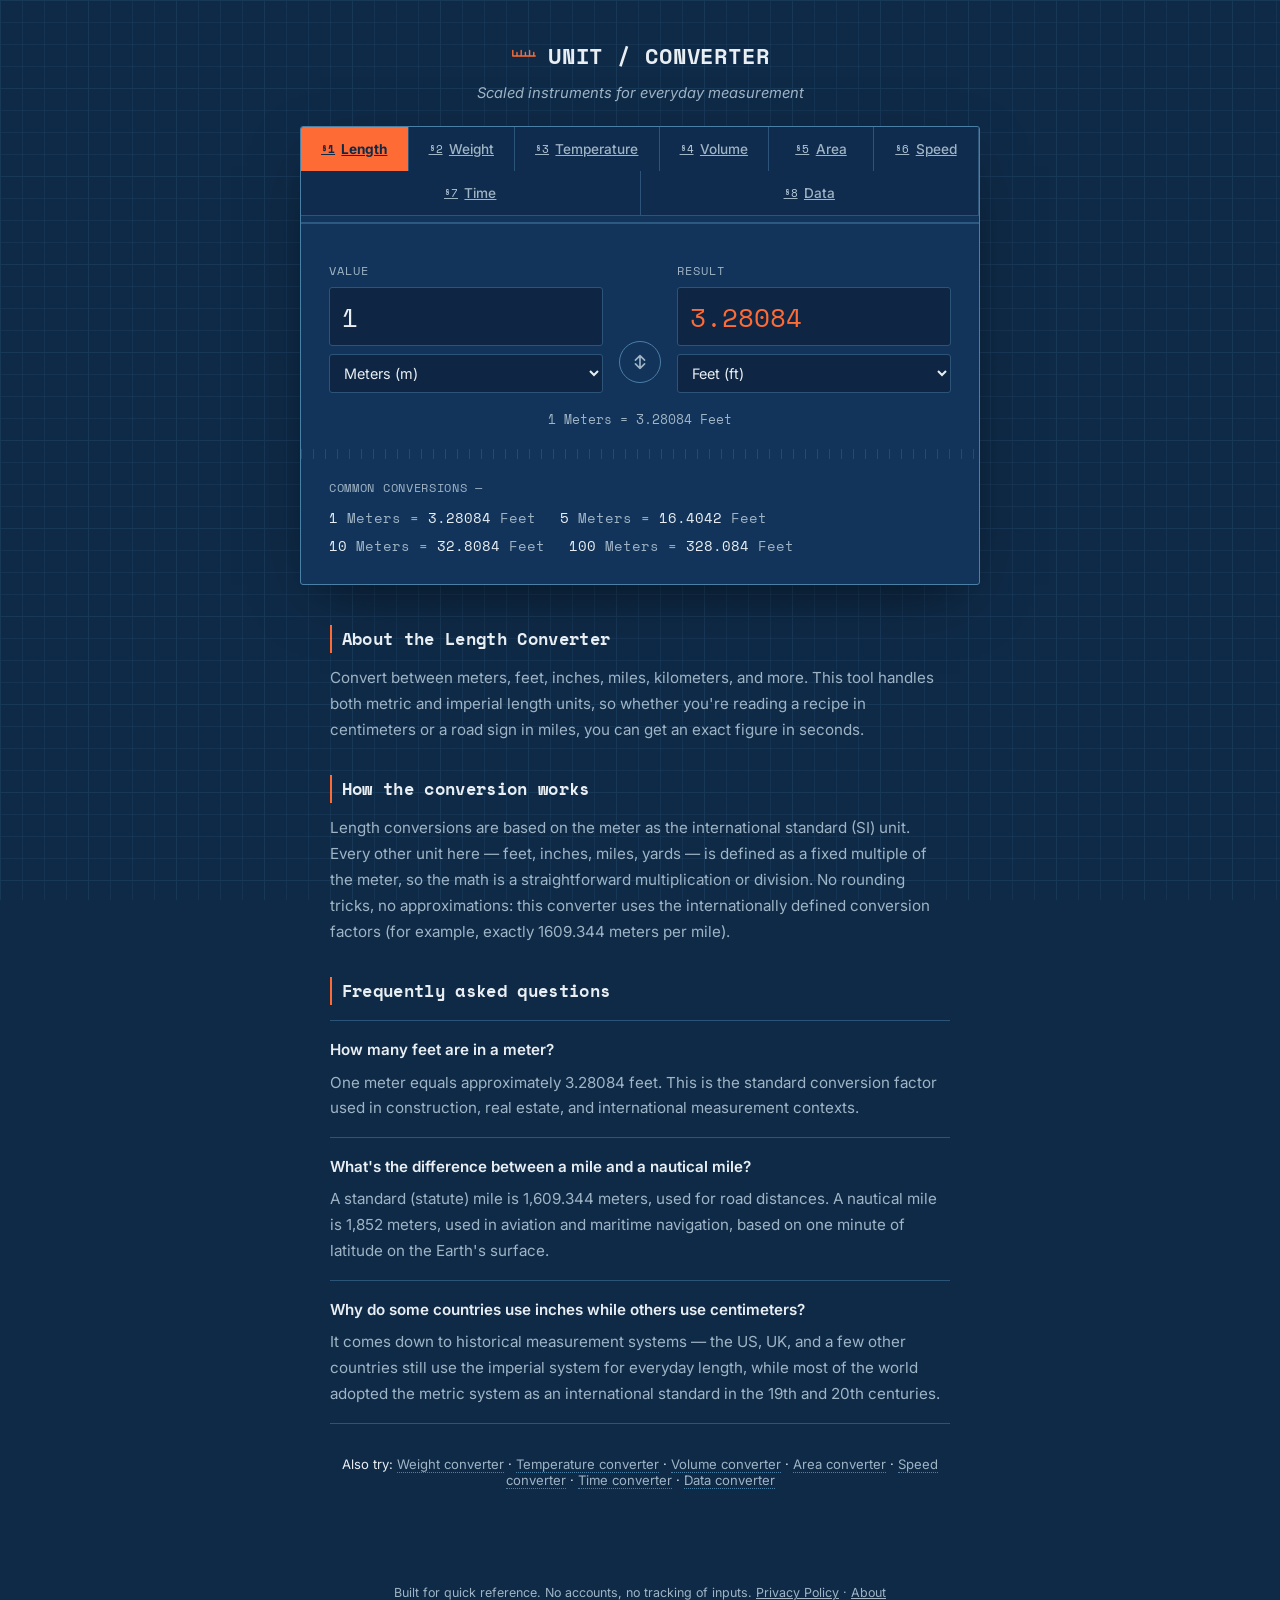
<file: index.html>
<!DOCTYPE html>
<html lang="en">
<head>
<meta charset="UTF-8">
<meta name="viewport" content="width=device-width, initial-scale=1.0">
<title>Unit Converter — Length, Weight, Temperature & More</title>
<meta name="description" content="Free unit converter for length, weight, temperature, volume, area, speed, time and data. Instant results, no sign-up, works in your browser.">
<link rel="preconnect" href="https://fonts.googleapis.com">
<link rel="preconnect" href="https://fonts.gstatic.com" crossorigin>
<link href="https://fonts.googleapis.com/css2?family=Space+Mono:wght@400;700&family=Inter:wght@400;500;600;700&display=swap" rel="stylesheet">
<link rel="icon" href="favicon.ico" sizes="any">
<link rel="icon" href="icon-192.png" type="image/png" sizes="192x192">
<link rel="apple-touch-icon" href="apple-touch-icon.png">
<link rel="manifest" href="site.webmanifest">
<link rel="stylesheet" href="style.css">
</head>
<body data-category="length">

<div class="grid-backdrop" aria-hidden="true"></div>

<header class="site-header">
  <div class="header-inner">
    <a href="index.html" class="wordmark" style="text-decoration:none;">
      <span class="wordmark-icon" aria-hidden="true">
        <svg viewBox="0 0 40 40" width="28" height="28">
          <path d="M4 20 L36 20 M4 20 L4 12 M10 20 L10 15 M16 20 L16 12 M22 20 L22 15 M28 20 L28 12 M34 20 L34 15" stroke="currentColor" stroke-width="2" fill="none" stroke-linecap="round"/>
        </svg>
      </span>
      <span>UNIT&nbsp;/&nbsp;CONVERTER</span>
    </a>
    <p class="header-tagline">Scaled instruments for everyday measurement</p>
  </div>
</header>

<main>
  <section class="converter-card" aria-labelledby="converter-heading">

    <nav class="category-rail" aria-label="Measurement category">
      <a class="cat-btn active" href="index.html" data-category="length" aria-current="page">
        <span class="cat-index">§1</span> Length
      </a>
      <a class="cat-btn" href="weight.html" data-category="weight">
        <span class="cat-index">§2</span> Weight
      </a>
      <a class="cat-btn" href="temperature.html" data-category="temperature">
        <span class="cat-index">§3</span> Temperature
      </a>
      <a class="cat-btn" href="volume.html" data-category="volume">
        <span class="cat-index">§4</span> Volume
      </a>
      <a class="cat-btn" href="area.html" data-category="area">
        <span class="cat-index">§5</span> Area
      </a>
      <a class="cat-btn" href="speed.html" data-category="speed">
        <span class="cat-index">§6</span> Speed
      </a>
      <a class="cat-btn" href="time.html" data-category="time">
        <span class="cat-index">§7</span> Time
      </a>
      <a class="cat-btn" href="data.html" data-category="data">
        <span class="cat-index">§8</span> Data
      </a>
    </nav>

    <h1 id="converter-heading" class="sr-only">Length Converter</h1>

    <div class="ruler-divider" aria-hidden="true">
      <svg width="100%" height="14" preserveAspectRatio="none">
        <line x1="0" y1="7" x2="100%" y2="7" stroke="currentColor" stroke-width="1"/>
      </svg>
    </div>

    <div class="convert-panel">
      <div class="field-block">
        <label for="from-value">Value</label>
        <input type="number" id="from-value" inputmode="decimal" value="1" autocomplete="off">
        <select id="from-unit" aria-label="Convert from unit"></select>
      </div>

      <button id="swap-btn" class="swap-btn" aria-label="Swap units" title="Swap units">
        <svg viewBox="0 0 24 24" width="22" height="22">
          <path d="M7 10 L12 5 L17 10 M12 5.5 L12 19 M17 14 L12 19 L7 14 M12 18.5 L12 5" stroke="currentColor" stroke-width="1.8" fill="none" stroke-linecap="round" stroke-linejoin="round"/>
        </svg>
      </button>

      <div class="field-block">
        <label for="to-value">Result</label>
        <input type="text" id="to-value" readonly tabindex="-1">
        <select id="to-unit" aria-label="Convert to unit"></select>
      </div>
    </div>

    <p class="conversion-note" id="conversion-note" aria-live="polite"></p>

    <div class="tick-strip" aria-hidden="true"></div>

    <div class="quick-ref" id="quick-ref">
      <span class="quick-ref-label">Common conversions —</span>
      <div class="quick-ref-list" id="quick-ref-list"></div>
    </div>

  </section>

  <section class="page-content">
    <h2>About the Length Converter</h2>
    <p>Convert between meters, feet, inches, miles, kilometers, and more. This tool handles both metric and imperial length units, so whether you're reading a recipe in centimeters or a road sign in miles, you can get an exact figure in seconds.</p>
    <h2>How the conversion works</h2>
    <p>Length conversions are based on the meter as the international standard (SI) unit. Every other unit here — feet, inches, miles, yards — is defined as a fixed multiple of the meter, so the math is a straightforward multiplication or division. No rounding tricks, no approximations: this converter uses the internationally defined conversion factors (for example, exactly 1609.344 meters per mile).</p>
    <h2>Frequently asked questions</h2>
    <dl>
      <div class="faq-item">
        <dt>How many feet are in a meter?</dt>
        <dd>One meter equals approximately 3.28084 feet. This is the standard conversion factor used in construction, real estate, and international measurement contexts.</dd>
      </div>
      <div class="faq-item">
        <dt>What's the difference between a mile and a nautical mile?</dt>
        <dd>A standard (statute) mile is 1,609.344 meters, used for road distances. A nautical mile is 1,852 meters, used in aviation and maritime navigation, based on one minute of latitude on the Earth's surface.</dd>
      </div>
      <div class="faq-item">
        <dt>Why do some countries use inches while others use centimeters?</dt>
        <dd>It comes down to historical measurement systems — the US, UK, and a few other countries still use the imperial system for everyday length, while most of the world adopted the metric system as an international standard in the 19th and 20th centuries.</dd>
      </div>
    </dl>
  </section>

  <section class="site-nav-footer">
    <p>Also try: <a href="weight.html">Weight converter</a> · <a href="temperature.html">Temperature converter</a> · <a href="volume.html">Volume converter</a> · <a href="area.html">Area converter</a> · <a href="speed.html">Speed converter</a> · <a href="time.html">Time converter</a> · <a href="data.html">Data converter</a></p>
  </section>
</main>

<footer class="site-footer">
  <p>Built for quick reference. No accounts, no tracking of inputs. <a href="privacy-policy.html" style="color:inherit;">Privacy Policy</a> · <a href="about.html" style="color:inherit;">About</a></p>
</footer>

<script src="script.js"></script>
<!-- Cloudflare Web Analytics --><script defer src='https://static.cloudflareinsights.com/beacon.min.js' data-cf-beacon='{"token": "84f4fa8cfd2f42af953f7a7c15055099"}'></script><!-- End Cloudflare Web Analytics -->
</body>
</html>
</file>
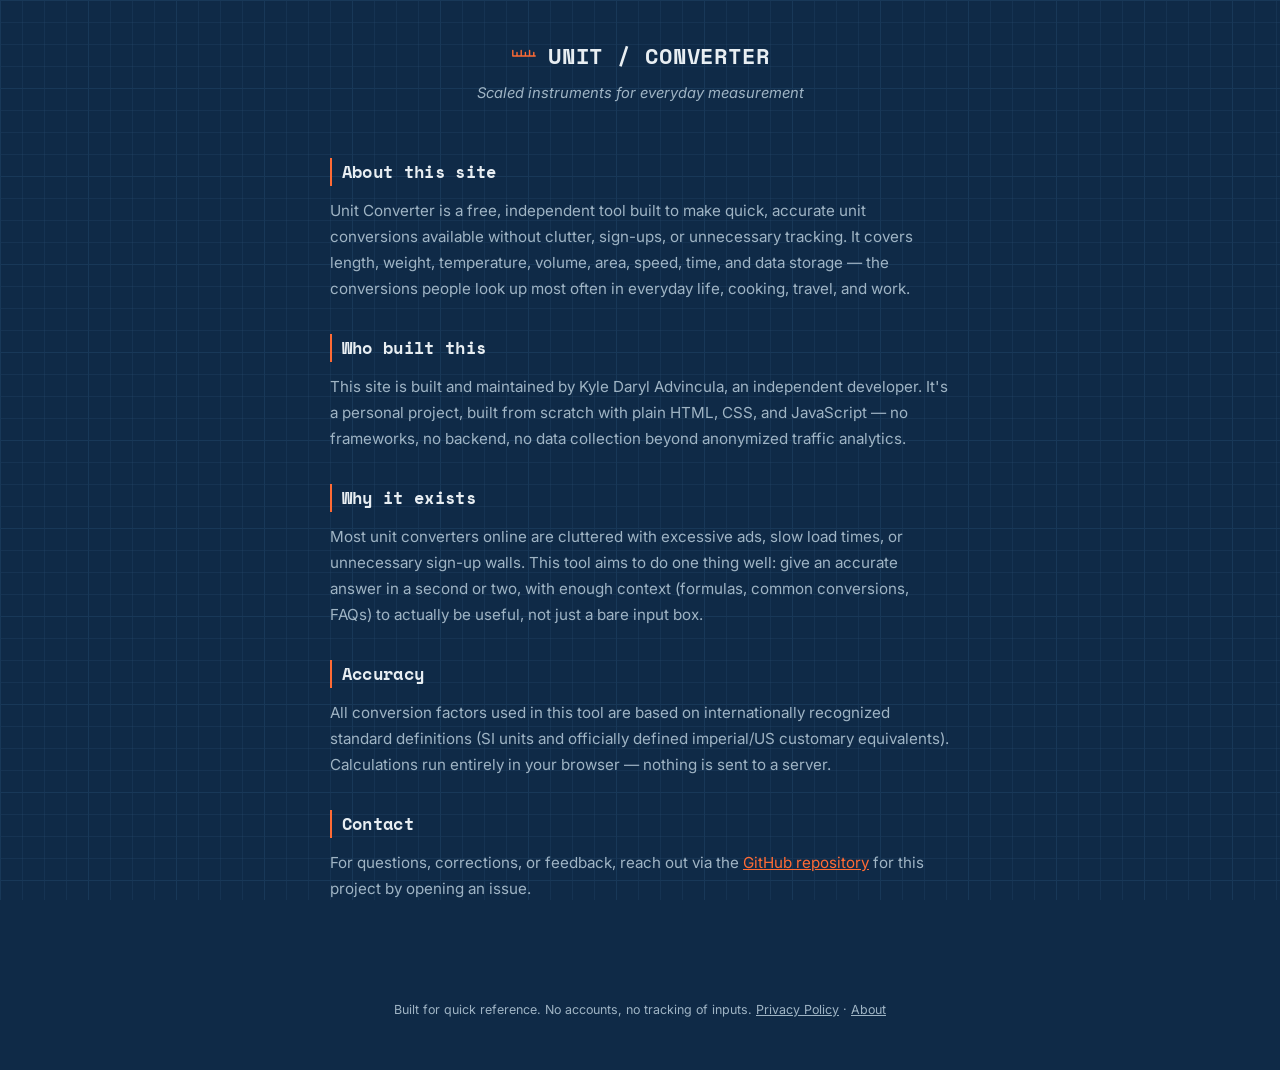
<file: about.html>
<!DOCTYPE html>
<html lang="en">
<head>
<meta charset="UTF-8">
<meta name="viewport" content="width=device-width, initial-scale=1.0">
<title>About — Unit Converter</title>
<meta name="description" content="About the Unit Converter tool — who built it, why, and how to get in touch.">
<link rel="preconnect" href="https://fonts.googleapis.com">
<link rel="preconnect" href="https://fonts.gstatic.com" crossorigin>
<link href="https://fonts.googleapis.com/css2?family=Space+Mono:wght@400;700&family=Inter:wght@400;500;600;700&display=swap" rel="stylesheet">
<link rel="icon" href="favicon.ico" sizes="any">
<link rel="icon" href="icon-192.png" type="image/png" sizes="192x192">
<link rel="apple-touch-icon" href="apple-touch-icon.png">
<link rel="manifest" href="site.webmanifest">
<link rel="stylesheet" href="style.css">
</head>
<body>

<div class="grid-backdrop" aria-hidden="true"></div>

<header class="site-header">
  <div class="header-inner">
    <a href="index.html" class="wordmark" style="text-decoration:none;">
      <span class="wordmark-icon" aria-hidden="true">
        <svg viewBox="0 0 40 40" width="28" height="28">
          <path d="M4 20 L36 20 M4 20 L4 12 M10 20 L10 15 M16 20 L16 12 M22 20 L22 15 M28 20 L28 12 M34 20 L34 15" stroke="currentColor" stroke-width="2" fill="none" stroke-linecap="round"/>
        </svg>
      </span>
      <span>UNIT&nbsp;/&nbsp;CONVERTER</span>
    </a>
    <p class="header-tagline">Scaled instruments for everyday measurement</p>
  </div>
</header>

<main>
  <section class="page-content" style="margin-top: 2rem;">
    <h2>About this site</h2>
    <p>Unit Converter is a free, independent tool built to make quick, accurate unit conversions available without clutter, sign-ups, or unnecessary tracking. It covers length, weight, temperature, volume, area, speed, time, and data storage — the conversions people look up most often in everyday life, cooking, travel, and work.</p>

    <h2>Who built this</h2>
    <p>This site is built and maintained by Kyle Daryl Advincula, an independent developer. It's a personal project, built from scratch with plain HTML, CSS, and JavaScript — no frameworks, no backend, no data collection beyond anonymized traffic analytics.</p>

    <h2>Why it exists</h2>
    <p>Most unit converters online are cluttered with excessive ads, slow load times, or unnecessary sign-up walls. This tool aims to do one thing well: give an accurate answer in a second or two, with enough context (formulas, common conversions, FAQs) to actually be useful, not just a bare input box.</p>

    <h2>Accuracy</h2>
    <p>All conversion factors used in this tool are based on internationally recognized standard definitions (SI units and officially defined imperial/US customary equivalents). Calculations run entirely in your browser — nothing is sent to a server.</p>

    <h2>Contact</h2>
    <p>For questions, corrections, or feedback, reach out via the <a href="https://github.com/DarylAdvincula/unit-converter" style="color:var(--accent);">GitHub repository</a> for this project by opening an issue.</p>
  </section>
</main>

<footer class="site-footer">
  <p>Built for quick reference. No accounts, no tracking of inputs. <a href="privacy-policy.html" style="color:inherit;">Privacy Policy</a> · <a href="about.html" style="color:inherit;">About</a></p>
</footer>

<script defer src='https://static.cloudflareinsights.com/beacon.min.js' data-cf-beacon='{"token": "84f4fa8cfd2f42af953f7a7c15055099"}'></script>
</body>
</html>
</file>
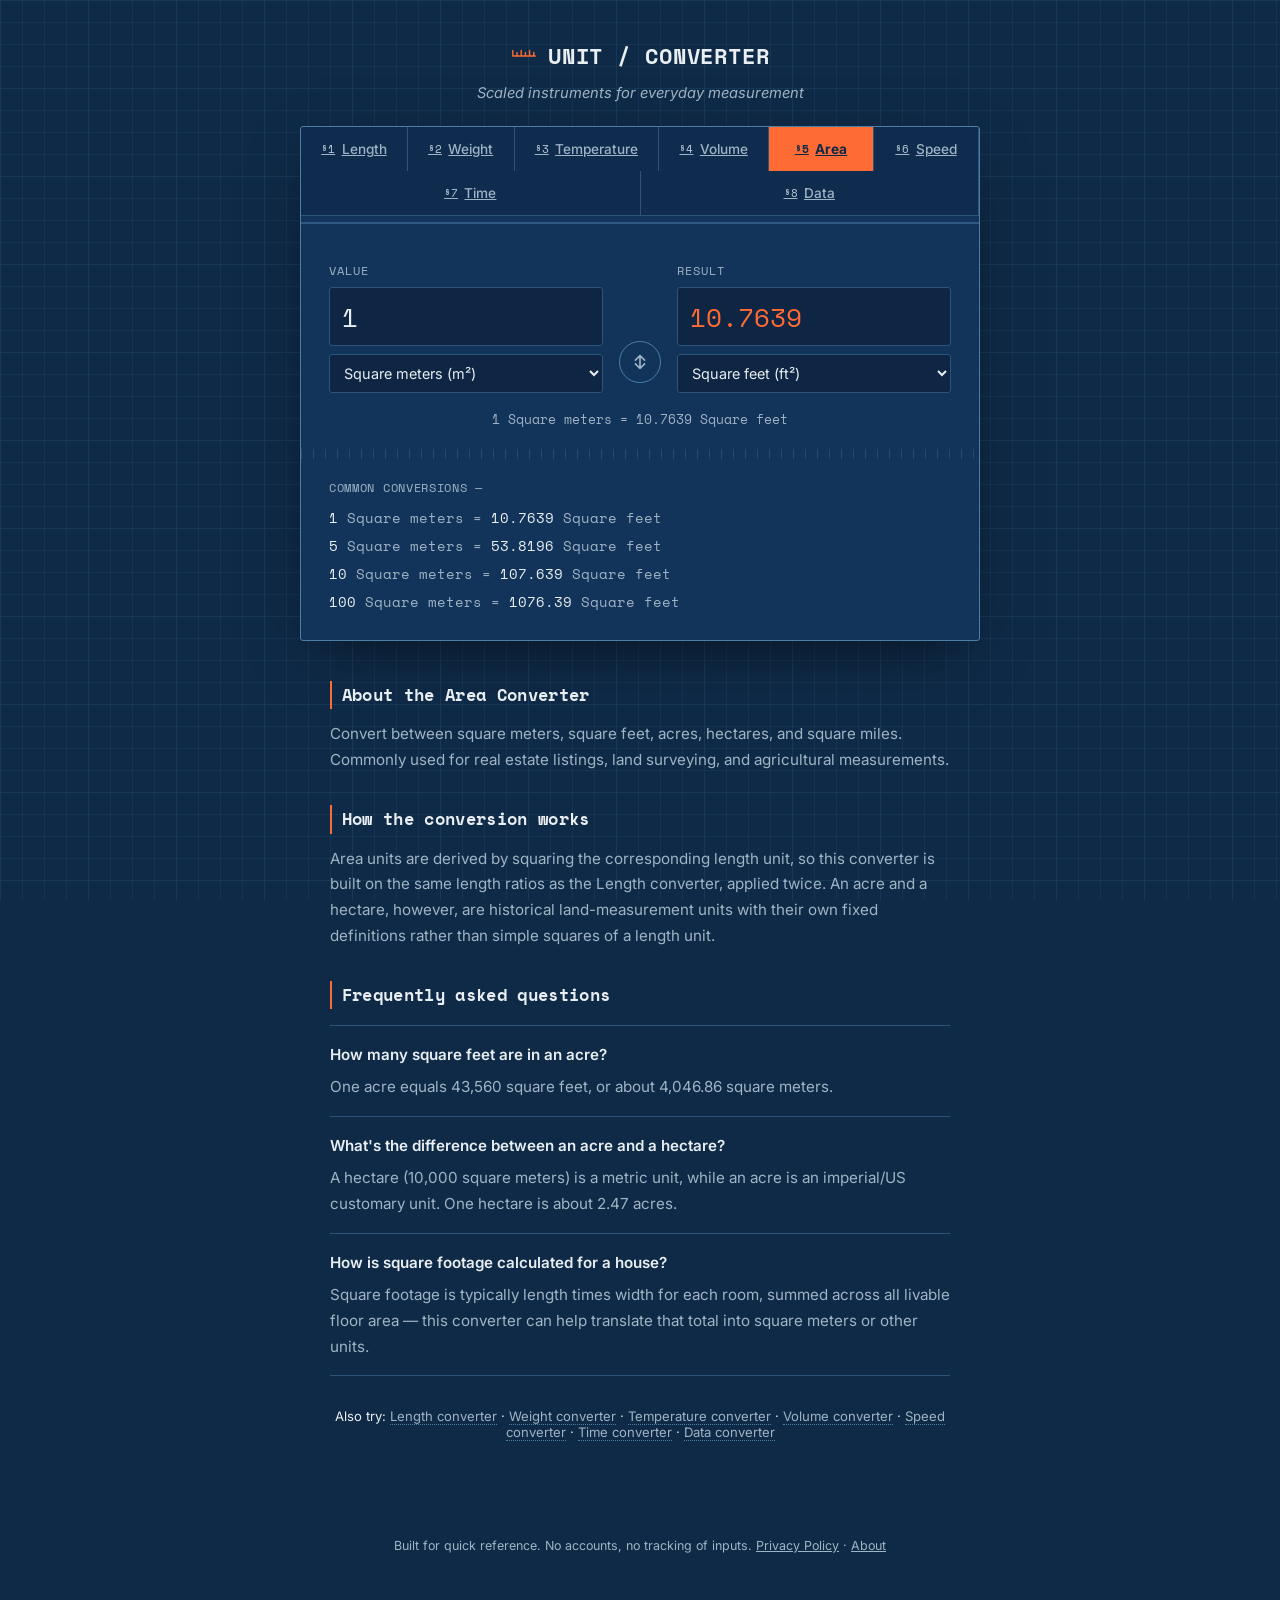
<file: area.html>
<!DOCTYPE html>
<html lang="en">
<head>
<meta charset="UTF-8">
<meta name="viewport" content="width=device-width, initial-scale=1.0">
<title>Area Converter — Square Meters, Acres, Hectares, Sq Ft</title>
<meta name="description" content="Convert area between square meters, square feet, acres, hectares, and square miles. Free instant area converter for real estate and land measurement.">
<link rel="preconnect" href="https://fonts.googleapis.com">
<link rel="preconnect" href="https://fonts.gstatic.com" crossorigin>
<link href="https://fonts.googleapis.com/css2?family=Space+Mono:wght@400;700&family=Inter:wght@400;500;600;700&display=swap" rel="stylesheet">
<link rel="icon" href="favicon.ico" sizes="any">
<link rel="icon" href="icon-192.png" type="image/png" sizes="192x192">
<link rel="apple-touch-icon" href="apple-touch-icon.png">
<link rel="manifest" href="site.webmanifest">
<link rel="stylesheet" href="style.css">
</head>
<body data-category="area">

<div class="grid-backdrop" aria-hidden="true"></div>

<header class="site-header">
  <div class="header-inner">
    <a href="index.html" class="wordmark" style="text-decoration:none;">
      <span class="wordmark-icon" aria-hidden="true">
        <svg viewBox="0 0 40 40" width="28" height="28">
          <path d="M4 20 L36 20 M4 20 L4 12 M10 20 L10 15 M16 20 L16 12 M22 20 L22 15 M28 20 L28 12 M34 20 L34 15" stroke="currentColor" stroke-width="2" fill="none" stroke-linecap="round"/>
        </svg>
      </span>
      <span>UNIT&nbsp;/&nbsp;CONVERTER</span>
    </a>
    <p class="header-tagline">Scaled instruments for everyday measurement</p>
  </div>
</header>

<main>
  <section class="converter-card" aria-labelledby="converter-heading">

    <nav class="category-rail" aria-label="Measurement category">
      <a class="cat-btn" href="index.html" data-category="length">
        <span class="cat-index">§1</span> Length
      </a>
      <a class="cat-btn" href="weight.html" data-category="weight">
        <span class="cat-index">§2</span> Weight
      </a>
      <a class="cat-btn" href="temperature.html" data-category="temperature">
        <span class="cat-index">§3</span> Temperature
      </a>
      <a class="cat-btn" href="volume.html" data-category="volume">
        <span class="cat-index">§4</span> Volume
      </a>
      <a class="cat-btn active" href="area.html" data-category="area" aria-current="page">
        <span class="cat-index">§5</span> Area
      </a>
      <a class="cat-btn" href="speed.html" data-category="speed">
        <span class="cat-index">§6</span> Speed
      </a>
      <a class="cat-btn" href="time.html" data-category="time">
        <span class="cat-index">§7</span> Time
      </a>
      <a class="cat-btn" href="data.html" data-category="data">
        <span class="cat-index">§8</span> Data
      </a>
    </nav>

    <h1 id="converter-heading" class="sr-only">Area Converter</h1>

    <div class="ruler-divider" aria-hidden="true">
      <svg width="100%" height="14" preserveAspectRatio="none">
        <line x1="0" y1="7" x2="100%" y2="7" stroke="currentColor" stroke-width="1"/>
      </svg>
    </div>

    <div class="convert-panel">
      <div class="field-block">
        <label for="from-value">Value</label>
        <input type="number" id="from-value" inputmode="decimal" value="1" autocomplete="off">
        <select id="from-unit" aria-label="Convert from unit"></select>
      </div>

      <button id="swap-btn" class="swap-btn" aria-label="Swap units" title="Swap units">
        <svg viewBox="0 0 24 24" width="22" height="22">
          <path d="M7 10 L12 5 L17 10 M12 5.5 L12 19 M17 14 L12 19 L7 14 M12 18.5 L12 5" stroke="currentColor" stroke-width="1.8" fill="none" stroke-linecap="round" stroke-linejoin="round"/>
        </svg>
      </button>

      <div class="field-block">
        <label for="to-value">Result</label>
        <input type="text" id="to-value" readonly tabindex="-1">
        <select id="to-unit" aria-label="Convert to unit"></select>
      </div>
    </div>

    <p class="conversion-note" id="conversion-note" aria-live="polite"></p>

    <div class="tick-strip" aria-hidden="true"></div>

    <div class="quick-ref" id="quick-ref">
      <span class="quick-ref-label">Common conversions —</span>
      <div class="quick-ref-list" id="quick-ref-list"></div>
    </div>

  </section>

  <section class="page-content">
    <h2>About the Area Converter</h2>
    <p>Convert between square meters, square feet, acres, hectares, and square miles. Commonly used for real estate listings, land surveying, and agricultural measurements.</p>
    <h2>How the conversion works</h2>
    <p>Area units are derived by squaring the corresponding length unit, so this converter is built on the same length ratios as the Length converter, applied twice. An acre and a hectare, however, are historical land-measurement units with their own fixed definitions rather than simple squares of a length unit.</p>
    <h2>Frequently asked questions</h2>
    <dl>
      <div class="faq-item">
        <dt>How many square feet are in an acre?</dt>
        <dd>One acre equals 43,560 square feet, or about 4,046.86 square meters.</dd>
      </div>
      <div class="faq-item">
        <dt>What's the difference between an acre and a hectare?</dt>
        <dd>A hectare (10,000 square meters) is a metric unit, while an acre is an imperial/US customary unit. One hectare is about 2.47 acres.</dd>
      </div>
      <div class="faq-item">
        <dt>How is square footage calculated for a house?</dt>
        <dd>Square footage is typically length times width for each room, summed across all livable floor area — this converter can help translate that total into square meters or other units.</dd>
      </div>
    </dl>
  </section>

  <section class="site-nav-footer">
    <p>Also try: <a href="index.html">Length converter</a> · <a href="weight.html">Weight converter</a> · <a href="temperature.html">Temperature converter</a> · <a href="volume.html">Volume converter</a> · <a href="speed.html">Speed converter</a> · <a href="time.html">Time converter</a> · <a href="data.html">Data converter</a></p>
  </section>
</main>

<footer class="site-footer">
  <p>Built for quick reference. No accounts, no tracking of inputs. <a href="privacy-policy.html" style="color:inherit;">Privacy Policy</a> · <a href="about.html" style="color:inherit;">About</a></p>
</footer>

<script src="script.js"></script>
<!-- Cloudflare Web Analytics --><script defer src='https://static.cloudflareinsights.com/beacon.min.js' data-cf-beacon='{"token": "84f4fa8cfd2f42af953f7a7c15055099"}'></script><!-- End Cloudflare Web Analytics -->
</body>
</html>
</file>
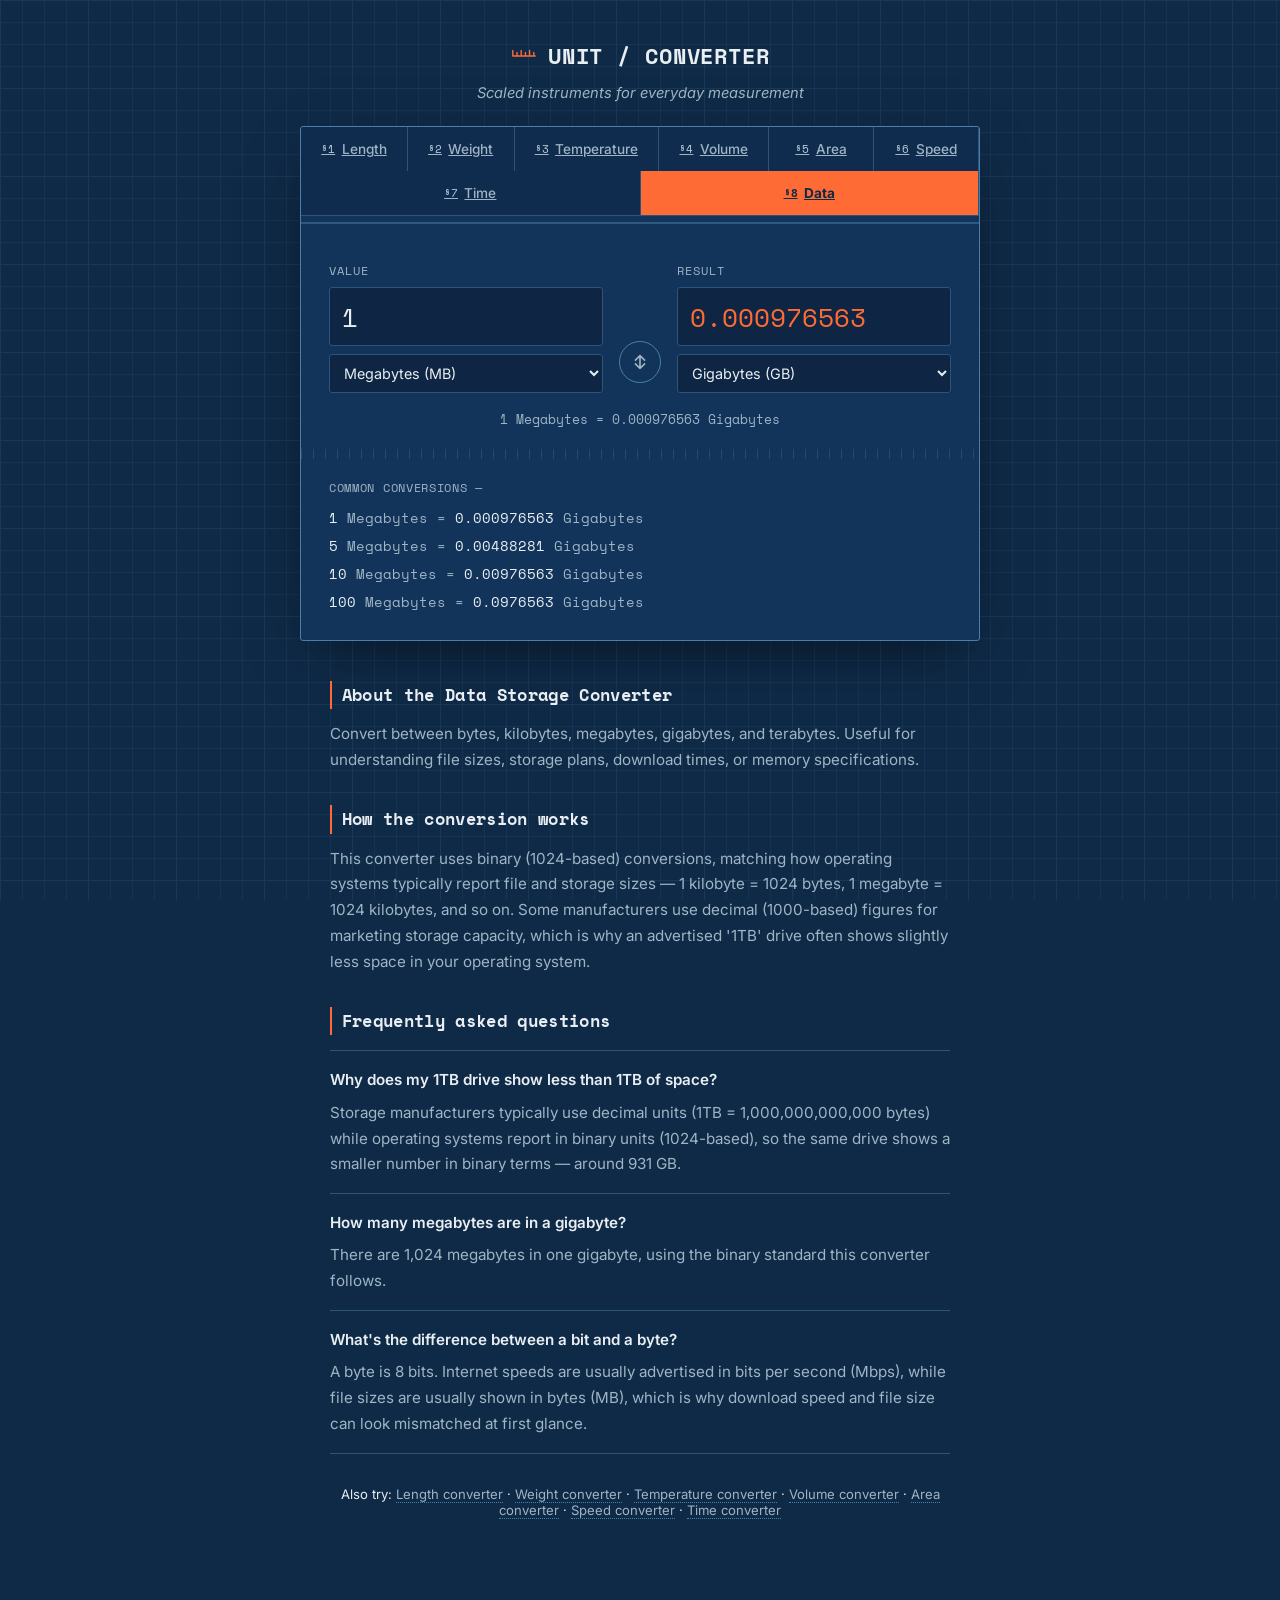
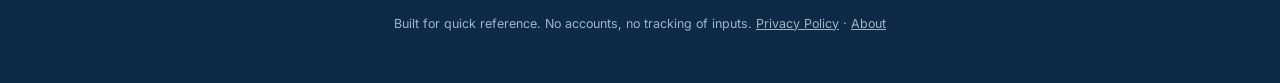
<file: data.html>
<!DOCTYPE html>
<html lang="en">
<head>
<meta charset="UTF-8">
<meta name="viewport" content="width=device-width, initial-scale=1.0">
<title>Data Storage Converter — MB, GB, TB, Bytes</title>
<meta name="description" content="Convert digital storage between bytes, kilobytes, megabytes, gigabytes, and terabytes. Free instant data size converter.">
<link rel="preconnect" href="https://fonts.googleapis.com">
<link rel="preconnect" href="https://fonts.gstatic.com" crossorigin>
<link href="https://fonts.googleapis.com/css2?family=Space+Mono:wght@400;700&family=Inter:wght@400;500;600;700&display=swap" rel="stylesheet">
<link rel="icon" href="favicon.ico" sizes="any">
<link rel="icon" href="icon-192.png" type="image/png" sizes="192x192">
<link rel="apple-touch-icon" href="apple-touch-icon.png">
<link rel="manifest" href="site.webmanifest">
<link rel="stylesheet" href="style.css">
</head>
<body data-category="data">

<div class="grid-backdrop" aria-hidden="true"></div>

<header class="site-header">
  <div class="header-inner">
    <a href="index.html" class="wordmark" style="text-decoration:none;">
      <span class="wordmark-icon" aria-hidden="true">
        <svg viewBox="0 0 40 40" width="28" height="28">
          <path d="M4 20 L36 20 M4 20 L4 12 M10 20 L10 15 M16 20 L16 12 M22 20 L22 15 M28 20 L28 12 M34 20 L34 15" stroke="currentColor" stroke-width="2" fill="none" stroke-linecap="round"/>
        </svg>
      </span>
      <span>UNIT&nbsp;/&nbsp;CONVERTER</span>
    </a>
    <p class="header-tagline">Scaled instruments for everyday measurement</p>
  </div>
</header>

<main>
  <section class="converter-card" aria-labelledby="converter-heading">

    <nav class="category-rail" aria-label="Measurement category">
      <a class="cat-btn" href="index.html" data-category="length">
        <span class="cat-index">§1</span> Length
      </a>
      <a class="cat-btn" href="weight.html" data-category="weight">
        <span class="cat-index">§2</span> Weight
      </a>
      <a class="cat-btn" href="temperature.html" data-category="temperature">
        <span class="cat-index">§3</span> Temperature
      </a>
      <a class="cat-btn" href="volume.html" data-category="volume">
        <span class="cat-index">§4</span> Volume
      </a>
      <a class="cat-btn" href="area.html" data-category="area">
        <span class="cat-index">§5</span> Area
      </a>
      <a class="cat-btn" href="speed.html" data-category="speed">
        <span class="cat-index">§6</span> Speed
      </a>
      <a class="cat-btn" href="time.html" data-category="time">
        <span class="cat-index">§7</span> Time
      </a>
      <a class="cat-btn active" href="data.html" data-category="data" aria-current="page">
        <span class="cat-index">§8</span> Data
      </a>
    </nav>

    <h1 id="converter-heading" class="sr-only">Data Storage Converter</h1>

    <div class="ruler-divider" aria-hidden="true">
      <svg width="100%" height="14" preserveAspectRatio="none">
        <line x1="0" y1="7" x2="100%" y2="7" stroke="currentColor" stroke-width="1"/>
      </svg>
    </div>

    <div class="convert-panel">
      <div class="field-block">
        <label for="from-value">Value</label>
        <input type="number" id="from-value" inputmode="decimal" value="1" autocomplete="off">
        <select id="from-unit" aria-label="Convert from unit"></select>
      </div>

      <button id="swap-btn" class="swap-btn" aria-label="Swap units" title="Swap units">
        <svg viewBox="0 0 24 24" width="22" height="22">
          <path d="M7 10 L12 5 L17 10 M12 5.5 L12 19 M17 14 L12 19 L7 14 M12 18.5 L12 5" stroke="currentColor" stroke-width="1.8" fill="none" stroke-linecap="round" stroke-linejoin="round"/>
        </svg>
      </button>

      <div class="field-block">
        <label for="to-value">Result</label>
        <input type="text" id="to-value" readonly tabindex="-1">
        <select id="to-unit" aria-label="Convert to unit"></select>
      </div>
    </div>

    <p class="conversion-note" id="conversion-note" aria-live="polite"></p>

    <div class="tick-strip" aria-hidden="true"></div>

    <div class="quick-ref" id="quick-ref">
      <span class="quick-ref-label">Common conversions —</span>
      <div class="quick-ref-list" id="quick-ref-list"></div>
    </div>

  </section>

  <section class="page-content">
    <h2>About the Data Storage Converter</h2>
    <p>Convert between bytes, kilobytes, megabytes, gigabytes, and terabytes. Useful for understanding file sizes, storage plans, download times, or memory specifications.</p>
    <h2>How the conversion works</h2>
    <p>This converter uses binary (1024-based) conversions, matching how operating systems typically report file and storage sizes — 1 kilobyte = 1024 bytes, 1 megabyte = 1024 kilobytes, and so on. Some manufacturers use decimal (1000-based) figures for marketing storage capacity, which is why an advertised '1TB' drive often shows slightly less space in your operating system.</p>
    <h2>Frequently asked questions</h2>
    <dl>
      <div class="faq-item">
        <dt>Why does my 1TB drive show less than 1TB of space?</dt>
        <dd>Storage manufacturers typically use decimal units (1TB = 1,000,000,000,000 bytes) while operating systems report in binary units (1024-based), so the same drive shows a smaller number in binary terms — around 931 GB.</dd>
      </div>
      <div class="faq-item">
        <dt>How many megabytes are in a gigabyte?</dt>
        <dd>There are 1,024 megabytes in one gigabyte, using the binary standard this converter follows.</dd>
      </div>
      <div class="faq-item">
        <dt>What's the difference between a bit and a byte?</dt>
        <dd>A byte is 8 bits. Internet speeds are usually advertised in bits per second (Mbps), while file sizes are usually shown in bytes (MB), which is why download speed and file size can look mismatched at first glance.</dd>
      </div>
    </dl>
  </section>

  <section class="site-nav-footer">
    <p>Also try: <a href="index.html">Length converter</a> · <a href="weight.html">Weight converter</a> · <a href="temperature.html">Temperature converter</a> · <a href="volume.html">Volume converter</a> · <a href="area.html">Area converter</a> · <a href="speed.html">Speed converter</a> · <a href="time.html">Time converter</a></p>
  </section>
</main>

<footer class="site-footer">
  <p>Built for quick reference. No accounts, no tracking of inputs. <a href="privacy-policy.html" style="color:inherit;">Privacy Policy</a> · <a href="about.html" style="color:inherit;">About</a></p>
</footer>

<script src="script.js"></script>
<!-- Cloudflare Web Analytics --><script defer src='https://static.cloudflareinsights.com/beacon.min.js' data-cf-beacon='{"token": "84f4fa8cfd2f42af953f7a7c15055099"}'></script><!-- End Cloudflare Web Analytics -->
</body>
</html>
</file>
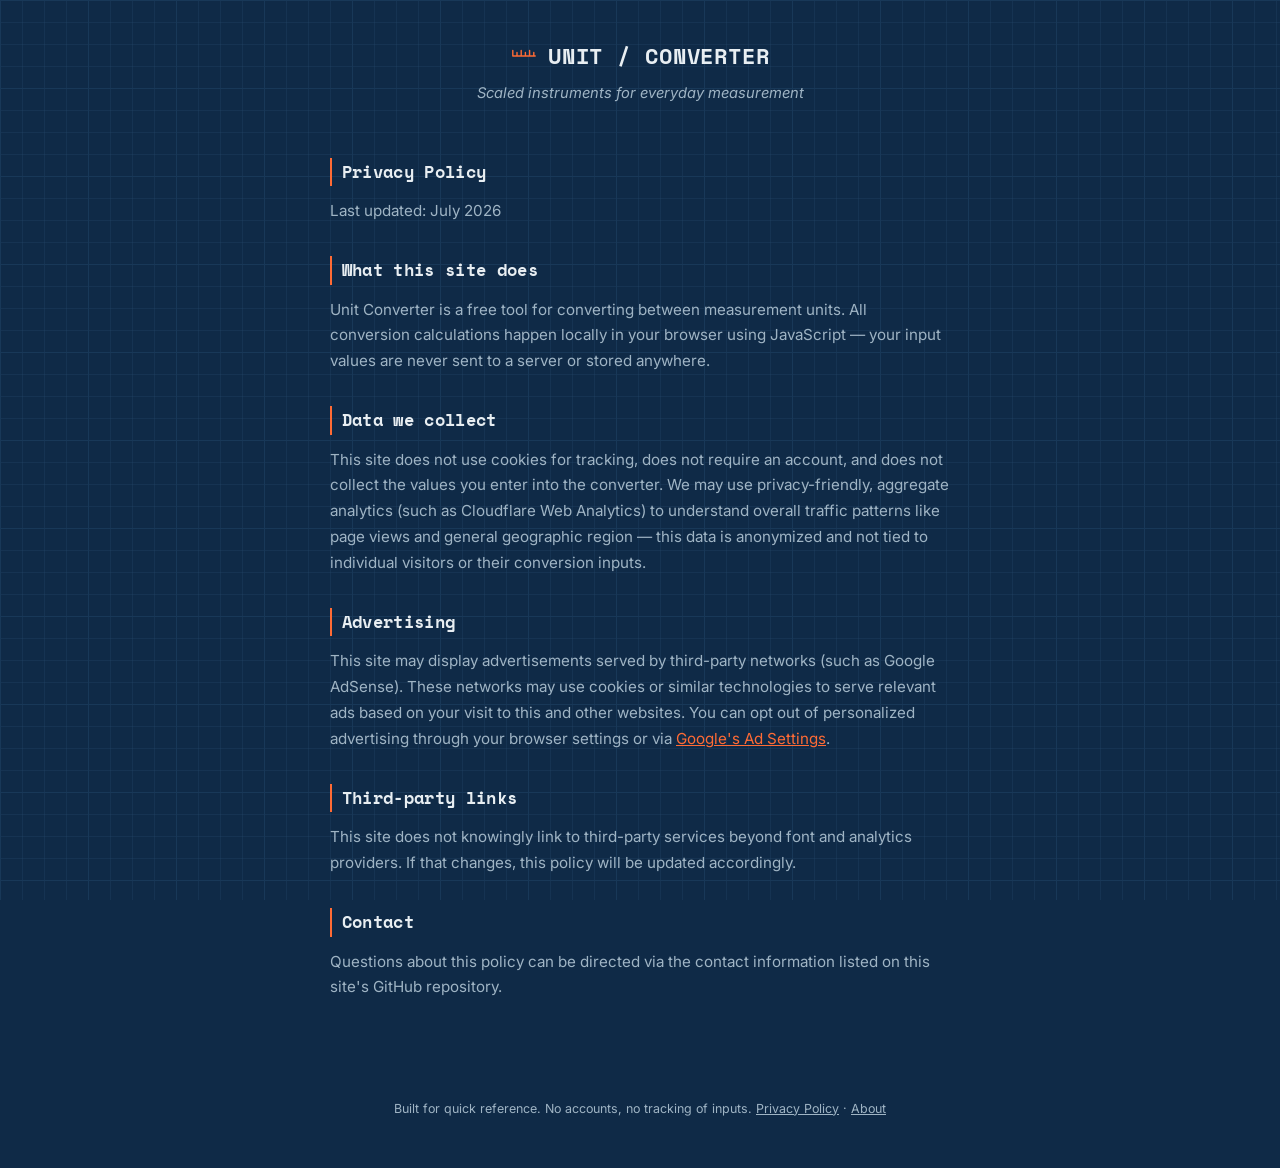
<file: privacy-policy.html>
<!DOCTYPE html>
<html lang="en">
<head>
<meta charset="UTF-8">
<meta name="viewport" content="width=device-width, initial-scale=1.0">
<title>Privacy Policy — Unit Converter</title>
<meta name="description" content="Privacy policy for the Unit Converter tool. Learn what data is collected and how it's used.">
<link rel="preconnect" href="https://fonts.googleapis.com">
<link rel="preconnect" href="https://fonts.gstatic.com" crossorigin>
<link href="https://fonts.googleapis.com/css2?family=Space+Mono:wght@400;700&family=Inter:wght@400;500;600;700&display=swap" rel="stylesheet">
<link rel="icon" href="favicon.ico" sizes="any">
<link rel="icon" href="icon-192.png" type="image/png" sizes="192x192">
<link rel="apple-touch-icon" href="apple-touch-icon.png">
<link rel="manifest" href="site.webmanifest">
<link rel="stylesheet" href="style.css">
</head>
<body>

<div class="grid-backdrop" aria-hidden="true"></div>

<header class="site-header">
  <div class="header-inner">
    <a href="index.html" class="wordmark" style="text-decoration:none;">
      <span class="wordmark-icon" aria-hidden="true">
        <svg viewBox="0 0 40 40" width="28" height="28">
          <path d="M4 20 L36 20 M4 20 L4 12 M10 20 L10 15 M16 20 L16 12 M22 20 L22 15 M28 20 L28 12 M34 20 L34 15" stroke="currentColor" stroke-width="2" fill="none" stroke-linecap="round"/>
        </svg>
      </span>
      <span>UNIT&nbsp;/&nbsp;CONVERTER</span>
    </a>
    <p class="header-tagline">Scaled instruments for everyday measurement</p>
  </div>
</header>

<main>
  <section class="page-content" style="margin-top: 2rem;">
    <h2>Privacy Policy</h2>
    <p>Last updated: July 2026</p>

    <h2>What this site does</h2>
    <p>Unit Converter is a free tool for converting between measurement units. All conversion calculations happen locally in your browser using JavaScript — your input values are never sent to a server or stored anywhere.</p>

    <h2>Data we collect</h2>
    <p>This site does not use cookies for tracking, does not require an account, and does not collect the values you enter into the converter. We may use privacy-friendly, aggregate analytics (such as Cloudflare Web Analytics) to understand overall traffic patterns like page views and general geographic region — this data is anonymized and not tied to individual visitors or their conversion inputs.</p>

    <h2>Advertising</h2>
    <p>This site may display advertisements served by third-party networks (such as Google AdSense). These networks may use cookies or similar technologies to serve relevant ads based on your visit to this and other websites. You can opt out of personalized advertising through your browser settings or via <a href="https://adssettings.google.com" style="color:var(--accent);">Google's Ad Settings</a>.</p>

    <h2>Third-party links</h2>
    <p>This site does not knowingly link to third-party services beyond font and analytics providers. If that changes, this policy will be updated accordingly.</p>

    <h2>Contact</h2>
    <p>Questions about this policy can be directed via the contact information listed on this site's GitHub repository.</p>
  </section>
</main>

<footer class="site-footer">
  <p>Built for quick reference. No accounts, no tracking of inputs. <a href="privacy-policy.html" style="color:inherit;">Privacy Policy</a> · <a href="about.html" style="color:inherit;">About</a></p>
</footer>

<!-- Cloudflare Web Analytics --><script defer src='https://static.cloudflareinsights.com/beacon.min.js' data-cf-beacon='{"token": "84f4fa8cfd2f42af953f7a7c15055099"}'></script><!-- End Cloudflare Web Analytics -->
</body>
</html>
</file>
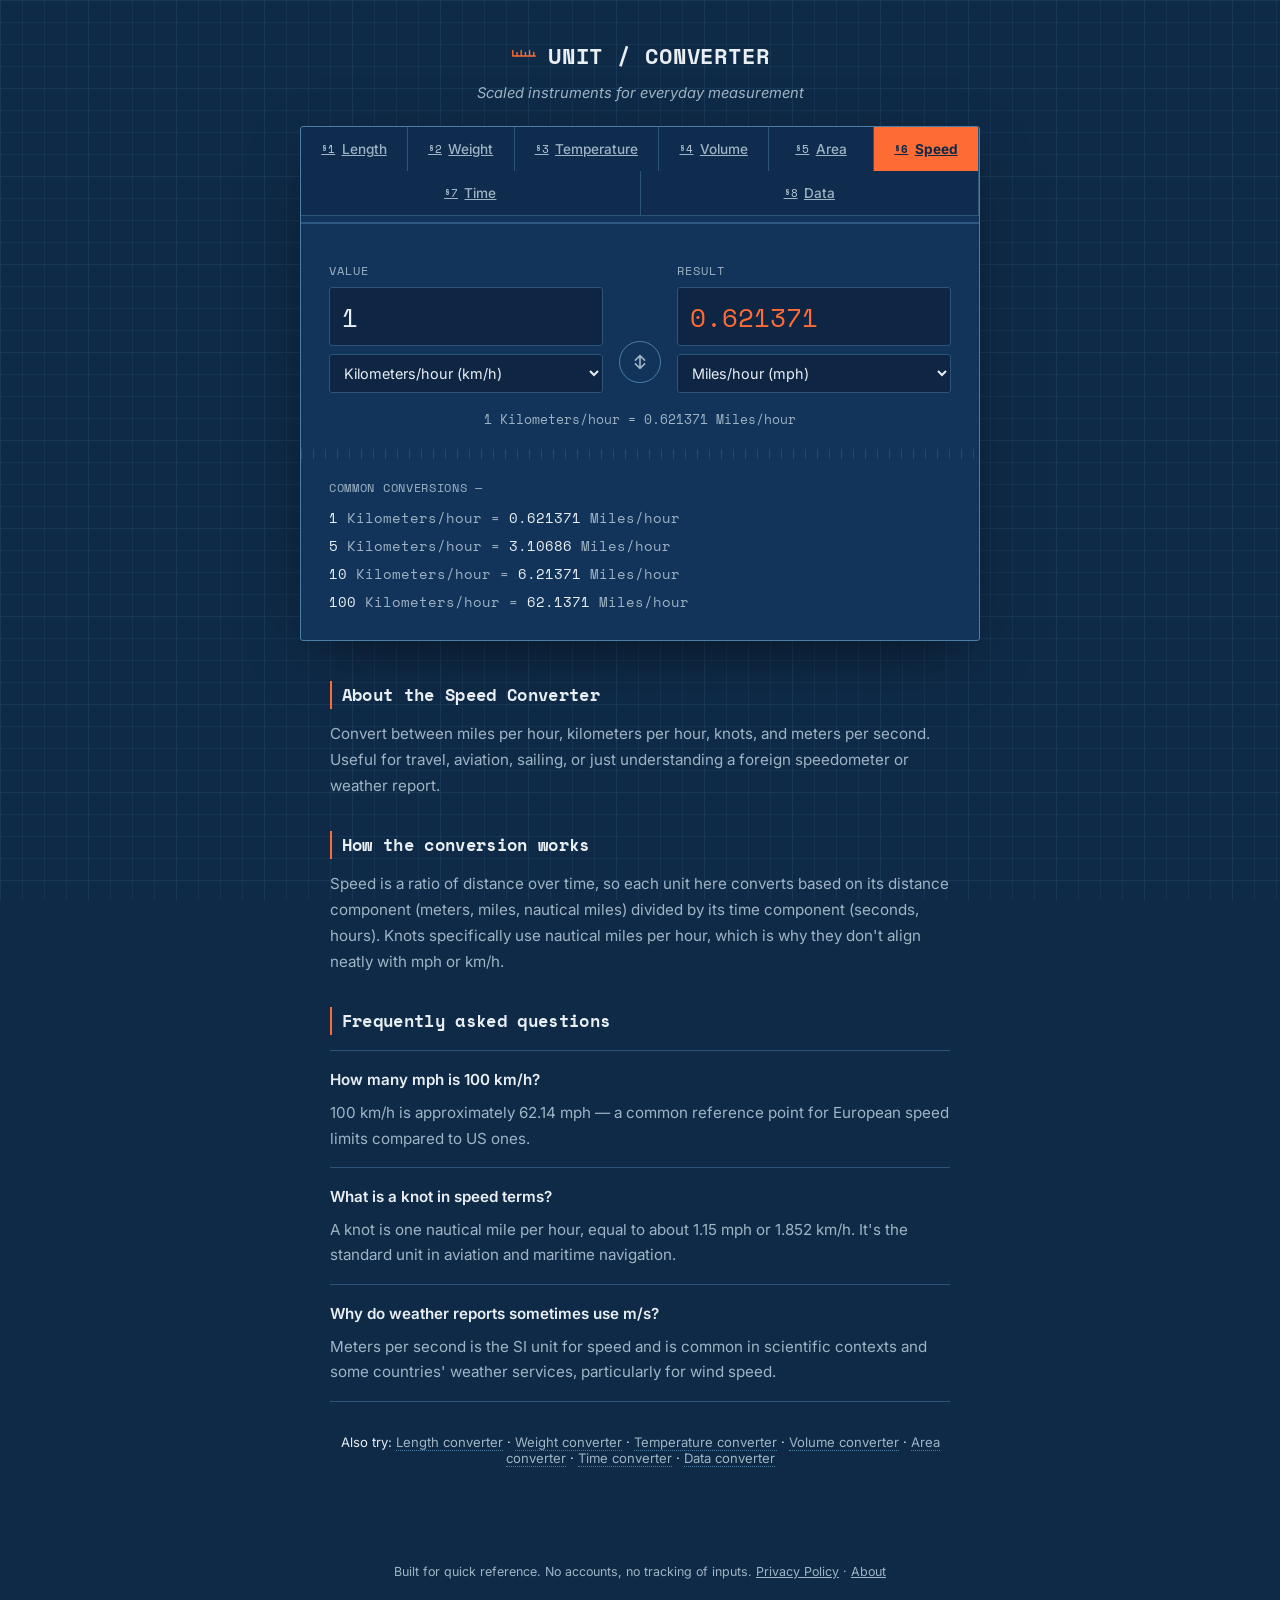
<file: speed.html>
<!DOCTYPE html>
<html lang="en">
<head>
<meta charset="UTF-8">
<meta name="viewport" content="width=device-width, initial-scale=1.0">
<title>Speed Converter — mph, km/h, knots, m/s</title>
<meta name="description" content="Convert speed between miles per hour, kilometers per hour, knots, and meters per second. Free instant speed converter.">
<link rel="preconnect" href="https://fonts.googleapis.com">
<link rel="preconnect" href="https://fonts.gstatic.com" crossorigin>
<link href="https://fonts.googleapis.com/css2?family=Space+Mono:wght@400;700&family=Inter:wght@400;500;600;700&display=swap" rel="stylesheet">
<link rel="icon" href="favicon.ico" sizes="any">
<link rel="icon" href="icon-192.png" type="image/png" sizes="192x192">
<link rel="apple-touch-icon" href="apple-touch-icon.png">
<link rel="manifest" href="site.webmanifest">
<link rel="stylesheet" href="style.css">
</head>
<body data-category="speed">

<div class="grid-backdrop" aria-hidden="true"></div>

<header class="site-header">
  <div class="header-inner">
    <a href="index.html" class="wordmark" style="text-decoration:none;">
      <span class="wordmark-icon" aria-hidden="true">
        <svg viewBox="0 0 40 40" width="28" height="28">
          <path d="M4 20 L36 20 M4 20 L4 12 M10 20 L10 15 M16 20 L16 12 M22 20 L22 15 M28 20 L28 12 M34 20 L34 15" stroke="currentColor" stroke-width="2" fill="none" stroke-linecap="round"/>
        </svg>
      </span>
      <span>UNIT&nbsp;/&nbsp;CONVERTER</span>
    </a>
    <p class="header-tagline">Scaled instruments for everyday measurement</p>
  </div>
</header>

<main>
  <section class="converter-card" aria-labelledby="converter-heading">

    <nav class="category-rail" aria-label="Measurement category">
      <a class="cat-btn" href="index.html" data-category="length">
        <span class="cat-index">§1</span> Length
      </a>
      <a class="cat-btn" href="weight.html" data-category="weight">
        <span class="cat-index">§2</span> Weight
      </a>
      <a class="cat-btn" href="temperature.html" data-category="temperature">
        <span class="cat-index">§3</span> Temperature
      </a>
      <a class="cat-btn" href="volume.html" data-category="volume">
        <span class="cat-index">§4</span> Volume
      </a>
      <a class="cat-btn" href="area.html" data-category="area">
        <span class="cat-index">§5</span> Area
      </a>
      <a class="cat-btn active" href="speed.html" data-category="speed" aria-current="page">
        <span class="cat-index">§6</span> Speed
      </a>
      <a class="cat-btn" href="time.html" data-category="time">
        <span class="cat-index">§7</span> Time
      </a>
      <a class="cat-btn" href="data.html" data-category="data">
        <span class="cat-index">§8</span> Data
      </a>
    </nav>

    <h1 id="converter-heading" class="sr-only">Speed Converter</h1>

    <div class="ruler-divider" aria-hidden="true">
      <svg width="100%" height="14" preserveAspectRatio="none">
        <line x1="0" y1="7" x2="100%" y2="7" stroke="currentColor" stroke-width="1"/>
      </svg>
    </div>

    <div class="convert-panel">
      <div class="field-block">
        <label for="from-value">Value</label>
        <input type="number" id="from-value" inputmode="decimal" value="1" autocomplete="off">
        <select id="from-unit" aria-label="Convert from unit"></select>
      </div>

      <button id="swap-btn" class="swap-btn" aria-label="Swap units" title="Swap units">
        <svg viewBox="0 0 24 24" width="22" height="22">
          <path d="M7 10 L12 5 L17 10 M12 5.5 L12 19 M17 14 L12 19 L7 14 M12 18.5 L12 5" stroke="currentColor" stroke-width="1.8" fill="none" stroke-linecap="round" stroke-linejoin="round"/>
        </svg>
      </button>

      <div class="field-block">
        <label for="to-value">Result</label>
        <input type="text" id="to-value" readonly tabindex="-1">
        <select id="to-unit" aria-label="Convert to unit"></select>
      </div>
    </div>

    <p class="conversion-note" id="conversion-note" aria-live="polite"></p>

    <div class="tick-strip" aria-hidden="true"></div>

    <div class="quick-ref" id="quick-ref">
      <span class="quick-ref-label">Common conversions —</span>
      <div class="quick-ref-list" id="quick-ref-list"></div>
    </div>

  </section>

  <section class="page-content">
    <h2>About the Speed Converter</h2>
    <p>Convert between miles per hour, kilometers per hour, knots, and meters per second. Useful for travel, aviation, sailing, or just understanding a foreign speedometer or weather report.</p>
    <h2>How the conversion works</h2>
    <p>Speed is a ratio of distance over time, so each unit here converts based on its distance component (meters, miles, nautical miles) divided by its time component (seconds, hours). Knots specifically use nautical miles per hour, which is why they don't align neatly with mph or km/h.</p>
    <h2>Frequently asked questions</h2>
    <dl>
      <div class="faq-item">
        <dt>How many mph is 100 km/h?</dt>
        <dd>100 km/h is approximately 62.14 mph — a common reference point for European speed limits compared to US ones.</dd>
      </div>
      <div class="faq-item">
        <dt>What is a knot in speed terms?</dt>
        <dd>A knot is one nautical mile per hour, equal to about 1.15 mph or 1.852 km/h. It's the standard unit in aviation and maritime navigation.</dd>
      </div>
      <div class="faq-item">
        <dt>Why do weather reports sometimes use m/s?</dt>
        <dd>Meters per second is the SI unit for speed and is common in scientific contexts and some countries' weather services, particularly for wind speed.</dd>
      </div>
    </dl>
  </section>

  <section class="site-nav-footer">
    <p>Also try: <a href="index.html">Length converter</a> · <a href="weight.html">Weight converter</a> · <a href="temperature.html">Temperature converter</a> · <a href="volume.html">Volume converter</a> · <a href="area.html">Area converter</a> · <a href="time.html">Time converter</a> · <a href="data.html">Data converter</a></p>
  </section>
</main>

<footer class="site-footer">
  <p>Built for quick reference. No accounts, no tracking of inputs. <a href="privacy-policy.html" style="color:inherit;">Privacy Policy</a> · <a href="about.html" style="color:inherit;">About</a></p>
</footer>

<script src="script.js"></script>
<!-- Cloudflare Web Analytics --><script defer src='https://static.cloudflareinsights.com/beacon.min.js' data-cf-beacon='{"token": "84f4fa8cfd2f42af953f7a7c15055099"}'></script><!-- End Cloudflare Web Analytics -->
</body>
</html>
</file>
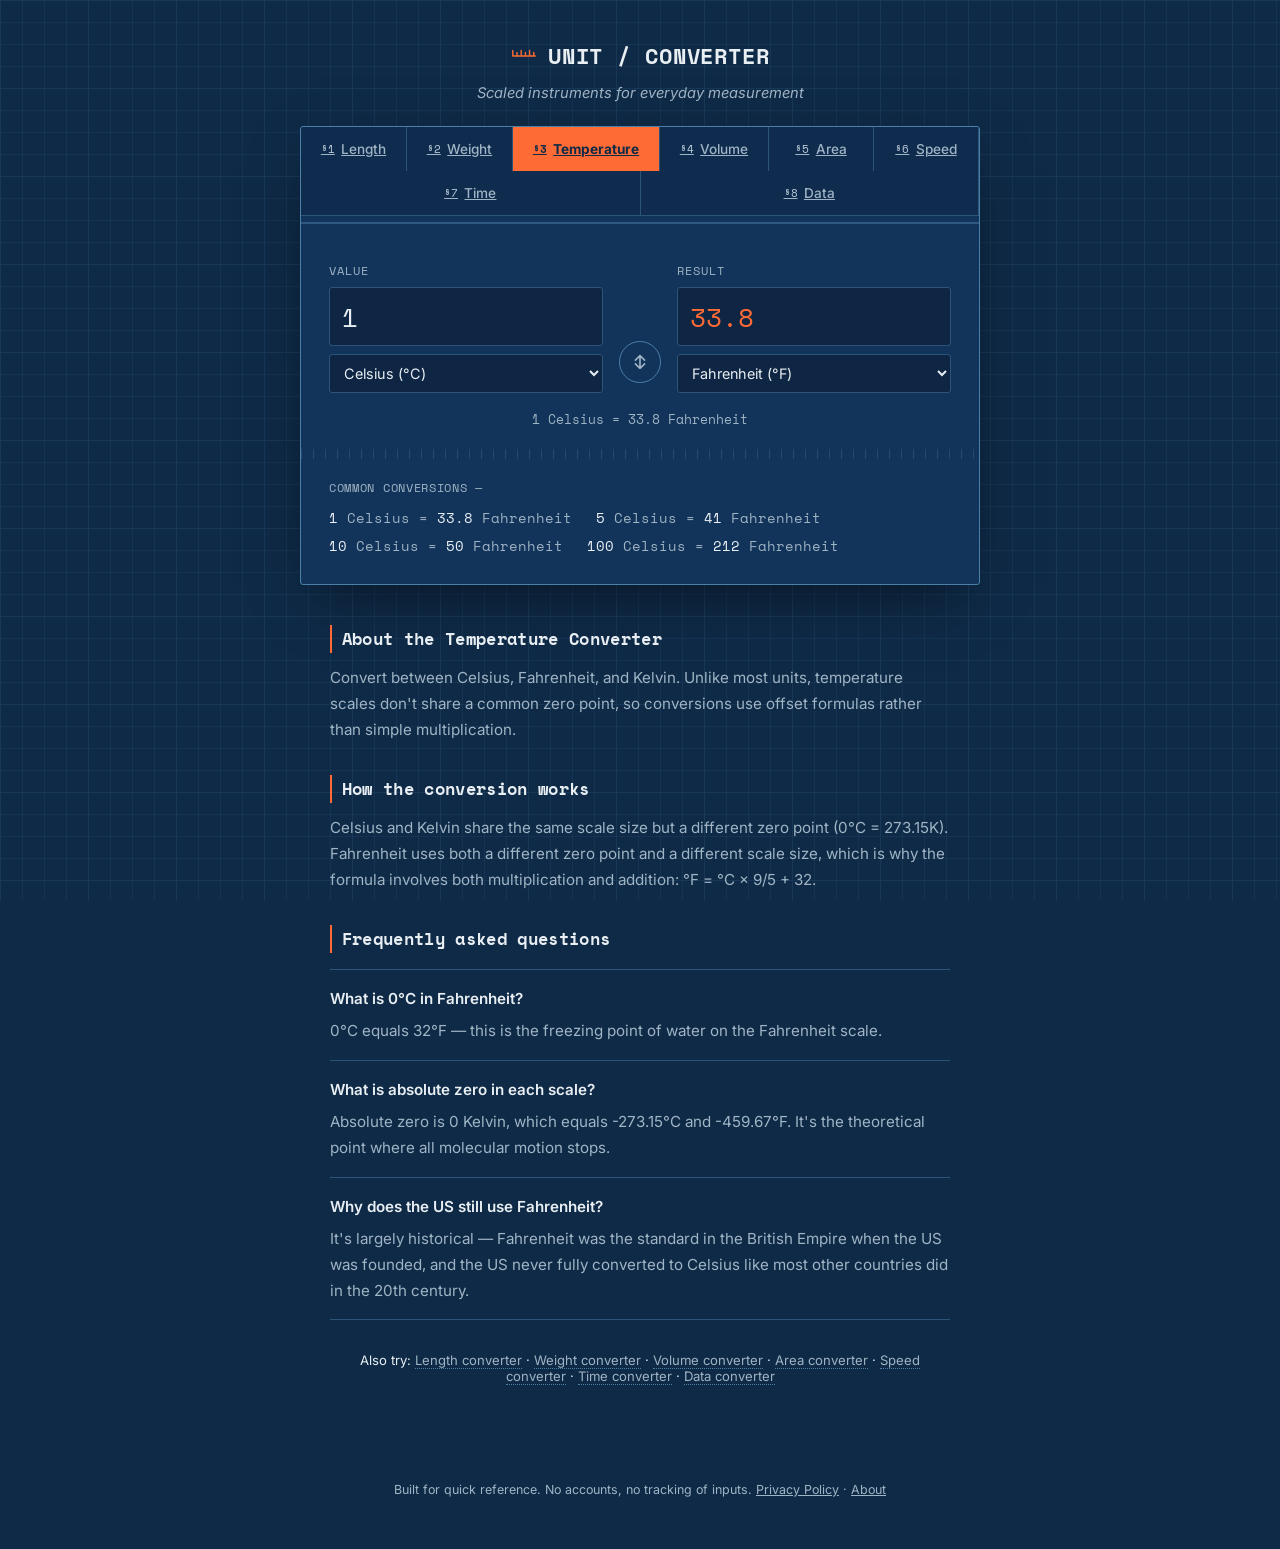
<file: temperature.html>
<!DOCTYPE html>
<html lang="en">
<head>
<meta charset="UTF-8">
<meta name="viewport" content="width=device-width, initial-scale=1.0">
<title>Temperature Converter — Celsius, Fahrenheit, Kelvin</title>
<meta name="description" content="Convert temperatures between Celsius, Fahrenheit, and Kelvin instantly. Free online temperature converter with accurate formulas.">
<link rel="preconnect" href="https://fonts.googleapis.com">
<link rel="preconnect" href="https://fonts.gstatic.com" crossorigin>
<link href="https://fonts.googleapis.com/css2?family=Space+Mono:wght@400;700&family=Inter:wght@400;500;600;700&display=swap" rel="stylesheet">
<link rel="icon" href="favicon.ico" sizes="any">
<link rel="icon" href="icon-192.png" type="image/png" sizes="192x192">
<link rel="apple-touch-icon" href="apple-touch-icon.png">
<link rel="manifest" href="site.webmanifest">
<link rel="stylesheet" href="style.css">
</head>
<body data-category="temperature">

<div class="grid-backdrop" aria-hidden="true"></div>

<header class="site-header">
  <div class="header-inner">
    <a href="index.html" class="wordmark" style="text-decoration:none;">
      <span class="wordmark-icon" aria-hidden="true">
        <svg viewBox="0 0 40 40" width="28" height="28">
          <path d="M4 20 L36 20 M4 20 L4 12 M10 20 L10 15 M16 20 L16 12 M22 20 L22 15 M28 20 L28 12 M34 20 L34 15" stroke="currentColor" stroke-width="2" fill="none" stroke-linecap="round"/>
        </svg>
      </span>
      <span>UNIT&nbsp;/&nbsp;CONVERTER</span>
    </a>
    <p class="header-tagline">Scaled instruments for everyday measurement</p>
  </div>
</header>

<main>
  <section class="converter-card" aria-labelledby="converter-heading">

    <nav class="category-rail" aria-label="Measurement category">
      <a class="cat-btn" href="index.html" data-category="length">
        <span class="cat-index">§1</span> Length
      </a>
      <a class="cat-btn" href="weight.html" data-category="weight">
        <span class="cat-index">§2</span> Weight
      </a>
      <a class="cat-btn active" href="temperature.html" data-category="temperature" aria-current="page">
        <span class="cat-index">§3</span> Temperature
      </a>
      <a class="cat-btn" href="volume.html" data-category="volume">
        <span class="cat-index">§4</span> Volume
      </a>
      <a class="cat-btn" href="area.html" data-category="area">
        <span class="cat-index">§5</span> Area
      </a>
      <a class="cat-btn" href="speed.html" data-category="speed">
        <span class="cat-index">§6</span> Speed
      </a>
      <a class="cat-btn" href="time.html" data-category="time">
        <span class="cat-index">§7</span> Time
      </a>
      <a class="cat-btn" href="data.html" data-category="data">
        <span class="cat-index">§8</span> Data
      </a>
    </nav>

    <h1 id="converter-heading" class="sr-only">Temperature Converter</h1>

    <div class="ruler-divider" aria-hidden="true">
      <svg width="100%" height="14" preserveAspectRatio="none">
        <line x1="0" y1="7" x2="100%" y2="7" stroke="currentColor" stroke-width="1"/>
      </svg>
    </div>

    <div class="convert-panel">
      <div class="field-block">
        <label for="from-value">Value</label>
        <input type="number" id="from-value" inputmode="decimal" value="1" autocomplete="off">
        <select id="from-unit" aria-label="Convert from unit"></select>
      </div>

      <button id="swap-btn" class="swap-btn" aria-label="Swap units" title="Swap units">
        <svg viewBox="0 0 24 24" width="22" height="22">
          <path d="M7 10 L12 5 L17 10 M12 5.5 L12 19 M17 14 L12 19 L7 14 M12 18.5 L12 5" stroke="currentColor" stroke-width="1.8" fill="none" stroke-linecap="round" stroke-linejoin="round"/>
        </svg>
      </button>

      <div class="field-block">
        <label for="to-value">Result</label>
        <input type="text" id="to-value" readonly tabindex="-1">
        <select id="to-unit" aria-label="Convert to unit"></select>
      </div>
    </div>

    <p class="conversion-note" id="conversion-note" aria-live="polite"></p>

    <div class="tick-strip" aria-hidden="true"></div>

    <div class="quick-ref" id="quick-ref">
      <span class="quick-ref-label">Common conversions —</span>
      <div class="quick-ref-list" id="quick-ref-list"></div>
    </div>

  </section>

  <section class="page-content">
    <h2>About the Temperature Converter</h2>
    <p>Convert between Celsius, Fahrenheit, and Kelvin. Unlike most units, temperature scales don't share a common zero point, so conversions use offset formulas rather than simple multiplication.</p>
    <h2>How the conversion works</h2>
    <p>Celsius and Kelvin share the same scale size but a different zero point (0°C = 273.15K). Fahrenheit uses both a different zero point and a different scale size, which is why the formula involves both multiplication and addition: °F = °C × 9/5 + 32.</p>
    <h2>Frequently asked questions</h2>
    <dl>
      <div class="faq-item">
        <dt>What is 0°C in Fahrenheit?</dt>
        <dd>0°C equals 32°F — this is the freezing point of water on the Fahrenheit scale.</dd>
      </div>
      <div class="faq-item">
        <dt>What is absolute zero in each scale?</dt>
        <dd>Absolute zero is 0 Kelvin, which equals -273.15°C and -459.67°F. It's the theoretical point where all molecular motion stops.</dd>
      </div>
      <div class="faq-item">
        <dt>Why does the US still use Fahrenheit?</dt>
        <dd>It's largely historical — Fahrenheit was the standard in the British Empire when the US was founded, and the US never fully converted to Celsius like most other countries did in the 20th century.</dd>
      </div>
    </dl>
  </section>

  <section class="site-nav-footer">
    <p>Also try: <a href="index.html">Length converter</a> · <a href="weight.html">Weight converter</a> · <a href="volume.html">Volume converter</a> · <a href="area.html">Area converter</a> · <a href="speed.html">Speed converter</a> · <a href="time.html">Time converter</a> · <a href="data.html">Data converter</a></p>
  </section>
</main>

<footer class="site-footer">
  <p>Built for quick reference. No accounts, no tracking of inputs. <a href="privacy-policy.html" style="color:inherit;">Privacy Policy</a> · <a href="about.html" style="color:inherit;">About</a></p>
</footer>

<script src="script.js"></script>
<!-- Cloudflare Web Analytics --><script defer src='https://static.cloudflareinsights.com/beacon.min.js' data-cf-beacon='{"token": "84f4fa8cfd2f42af953f7a7c15055099"}'></script><!-- End Cloudflare Web Analytics -->
</body>
</html>
</file>
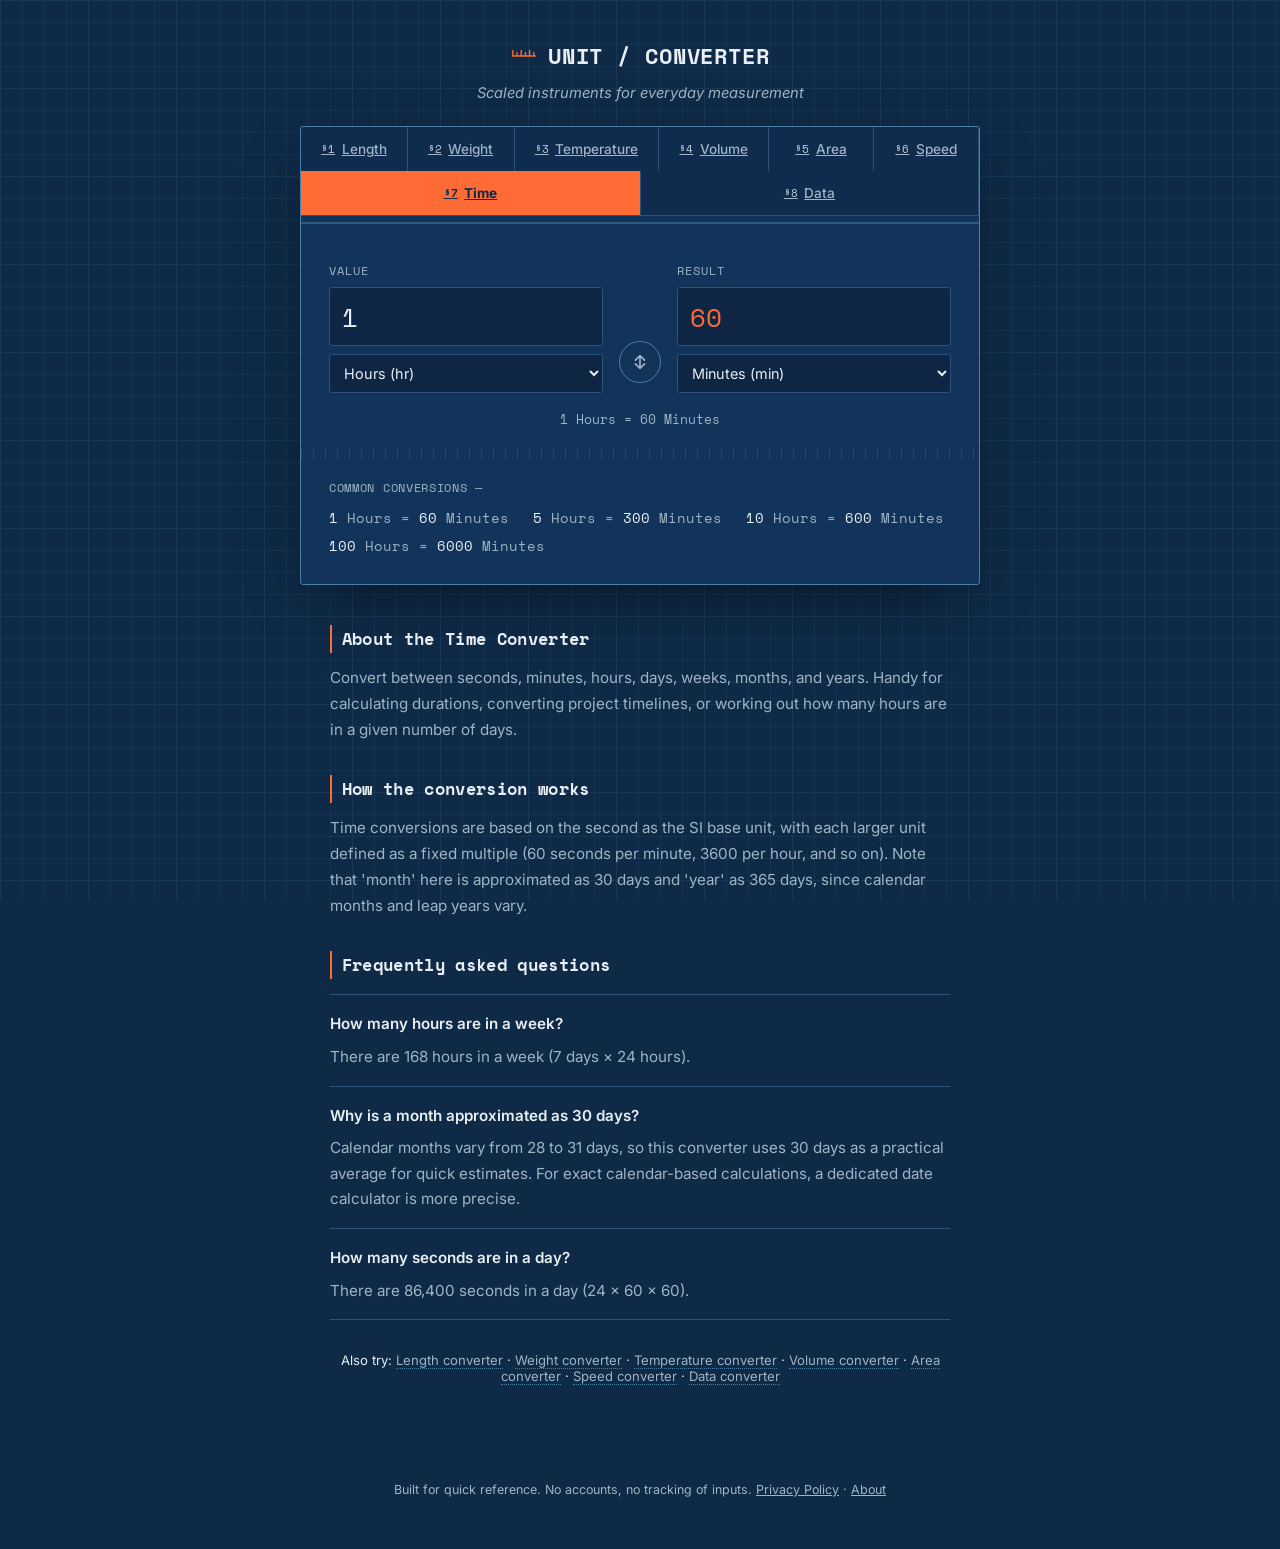
<file: time.html>
<!DOCTYPE html>
<html lang="en">
<head>
<meta charset="UTF-8">
<meta name="viewport" content="width=device-width, initial-scale=1.0">
<title>Time Converter — Seconds, Minutes, Hours, Days</title>
<meta name="description" content="Convert time between seconds, minutes, hours, days, weeks, months, and years. Free instant time unit converter.">
<link rel="preconnect" href="https://fonts.googleapis.com">
<link rel="preconnect" href="https://fonts.gstatic.com" crossorigin>
<link href="https://fonts.googleapis.com/css2?family=Space+Mono:wght@400;700&family=Inter:wght@400;500;600;700&display=swap" rel="stylesheet">
<link rel="icon" href="favicon.ico" sizes="any">
<link rel="icon" href="icon-192.png" type="image/png" sizes="192x192">
<link rel="apple-touch-icon" href="apple-touch-icon.png">
<link rel="manifest" href="site.webmanifest">
<link rel="stylesheet" href="style.css">
</head>
<body data-category="time">

<div class="grid-backdrop" aria-hidden="true"></div>

<header class="site-header">
  <div class="header-inner">
    <a href="index.html" class="wordmark" style="text-decoration:none;">
      <span class="wordmark-icon" aria-hidden="true">
        <svg viewBox="0 0 40 40" width="28" height="28">
          <path d="M4 20 L36 20 M4 20 L4 12 M10 20 L10 15 M16 20 L16 12 M22 20 L22 15 M28 20 L28 12 M34 20 L34 15" stroke="currentColor" stroke-width="2" fill="none" stroke-linecap="round"/>
        </svg>
      </span>
      <span>UNIT&nbsp;/&nbsp;CONVERTER</span>
    </a>
    <p class="header-tagline">Scaled instruments for everyday measurement</p>
  </div>
</header>

<main>
  <section class="converter-card" aria-labelledby="converter-heading">

    <nav class="category-rail" aria-label="Measurement category">
      <a class="cat-btn" href="index.html" data-category="length">
        <span class="cat-index">§1</span> Length
      </a>
      <a class="cat-btn" href="weight.html" data-category="weight">
        <span class="cat-index">§2</span> Weight
      </a>
      <a class="cat-btn" href="temperature.html" data-category="temperature">
        <span class="cat-index">§3</span> Temperature
      </a>
      <a class="cat-btn" href="volume.html" data-category="volume">
        <span class="cat-index">§4</span> Volume
      </a>
      <a class="cat-btn" href="area.html" data-category="area">
        <span class="cat-index">§5</span> Area
      </a>
      <a class="cat-btn" href="speed.html" data-category="speed">
        <span class="cat-index">§6</span> Speed
      </a>
      <a class="cat-btn active" href="time.html" data-category="time" aria-current="page">
        <span class="cat-index">§7</span> Time
      </a>
      <a class="cat-btn" href="data.html" data-category="data">
        <span class="cat-index">§8</span> Data
      </a>
    </nav>

    <h1 id="converter-heading" class="sr-only">Time Converter</h1>

    <div class="ruler-divider" aria-hidden="true">
      <svg width="100%" height="14" preserveAspectRatio="none">
        <line x1="0" y1="7" x2="100%" y2="7" stroke="currentColor" stroke-width="1"/>
      </svg>
    </div>

    <div class="convert-panel">
      <div class="field-block">
        <label for="from-value">Value</label>
        <input type="number" id="from-value" inputmode="decimal" value="1" autocomplete="off">
        <select id="from-unit" aria-label="Convert from unit"></select>
      </div>

      <button id="swap-btn" class="swap-btn" aria-label="Swap units" title="Swap units">
        <svg viewBox="0 0 24 24" width="22" height="22">
          <path d="M7 10 L12 5 L17 10 M12 5.5 L12 19 M17 14 L12 19 L7 14 M12 18.5 L12 5" stroke="currentColor" stroke-width="1.8" fill="none" stroke-linecap="round" stroke-linejoin="round"/>
        </svg>
      </button>

      <div class="field-block">
        <label for="to-value">Result</label>
        <input type="text" id="to-value" readonly tabindex="-1">
        <select id="to-unit" aria-label="Convert to unit"></select>
      </div>
    </div>

    <p class="conversion-note" id="conversion-note" aria-live="polite"></p>

    <div class="tick-strip" aria-hidden="true"></div>

    <div class="quick-ref" id="quick-ref">
      <span class="quick-ref-label">Common conversions —</span>
      <div class="quick-ref-list" id="quick-ref-list"></div>
    </div>

  </section>

  <section class="page-content">
    <h2>About the Time Converter</h2>
    <p>Convert between seconds, minutes, hours, days, weeks, months, and years. Handy for calculating durations, converting project timelines, or working out how many hours are in a given number of days.</p>
    <h2>How the conversion works</h2>
    <p>Time conversions are based on the second as the SI base unit, with each larger unit defined as a fixed multiple (60 seconds per minute, 3600 per hour, and so on). Note that 'month' here is approximated as 30 days and 'year' as 365 days, since calendar months and leap years vary.</p>
    <h2>Frequently asked questions</h2>
    <dl>
      <div class="faq-item">
        <dt>How many hours are in a week?</dt>
        <dd>There are 168 hours in a week (7 days × 24 hours).</dd>
      </div>
      <div class="faq-item">
        <dt>Why is a month approximated as 30 days?</dt>
        <dd>Calendar months vary from 28 to 31 days, so this converter uses 30 days as a practical average for quick estimates. For exact calendar-based calculations, a dedicated date calculator is more precise.</dd>
      </div>
      <div class="faq-item">
        <dt>How many seconds are in a day?</dt>
        <dd>There are 86,400 seconds in a day (24 × 60 × 60).</dd>
      </div>
    </dl>
  </section>

  <section class="site-nav-footer">
    <p>Also try: <a href="index.html">Length converter</a> · <a href="weight.html">Weight converter</a> · <a href="temperature.html">Temperature converter</a> · <a href="volume.html">Volume converter</a> · <a href="area.html">Area converter</a> · <a href="speed.html">Speed converter</a> · <a href="data.html">Data converter</a></p>
  </section>
</main>

<footer class="site-footer">
  <p>Built for quick reference. No accounts, no tracking of inputs. <a href="privacy-policy.html" style="color:inherit;">Privacy Policy</a> · <a href="about.html" style="color:inherit;">About</a></p>
</footer>

<script src="script.js"></script>
<!-- Cloudflare Web Analytics --><script defer src='https://static.cloudflareinsights.com/beacon.min.js' data-cf-beacon='{"token": "84f4fa8cfd2f42af953f7a7c15055099"}'></script><!-- End Cloudflare Web Analytics -->
</body>
</html>
</file>
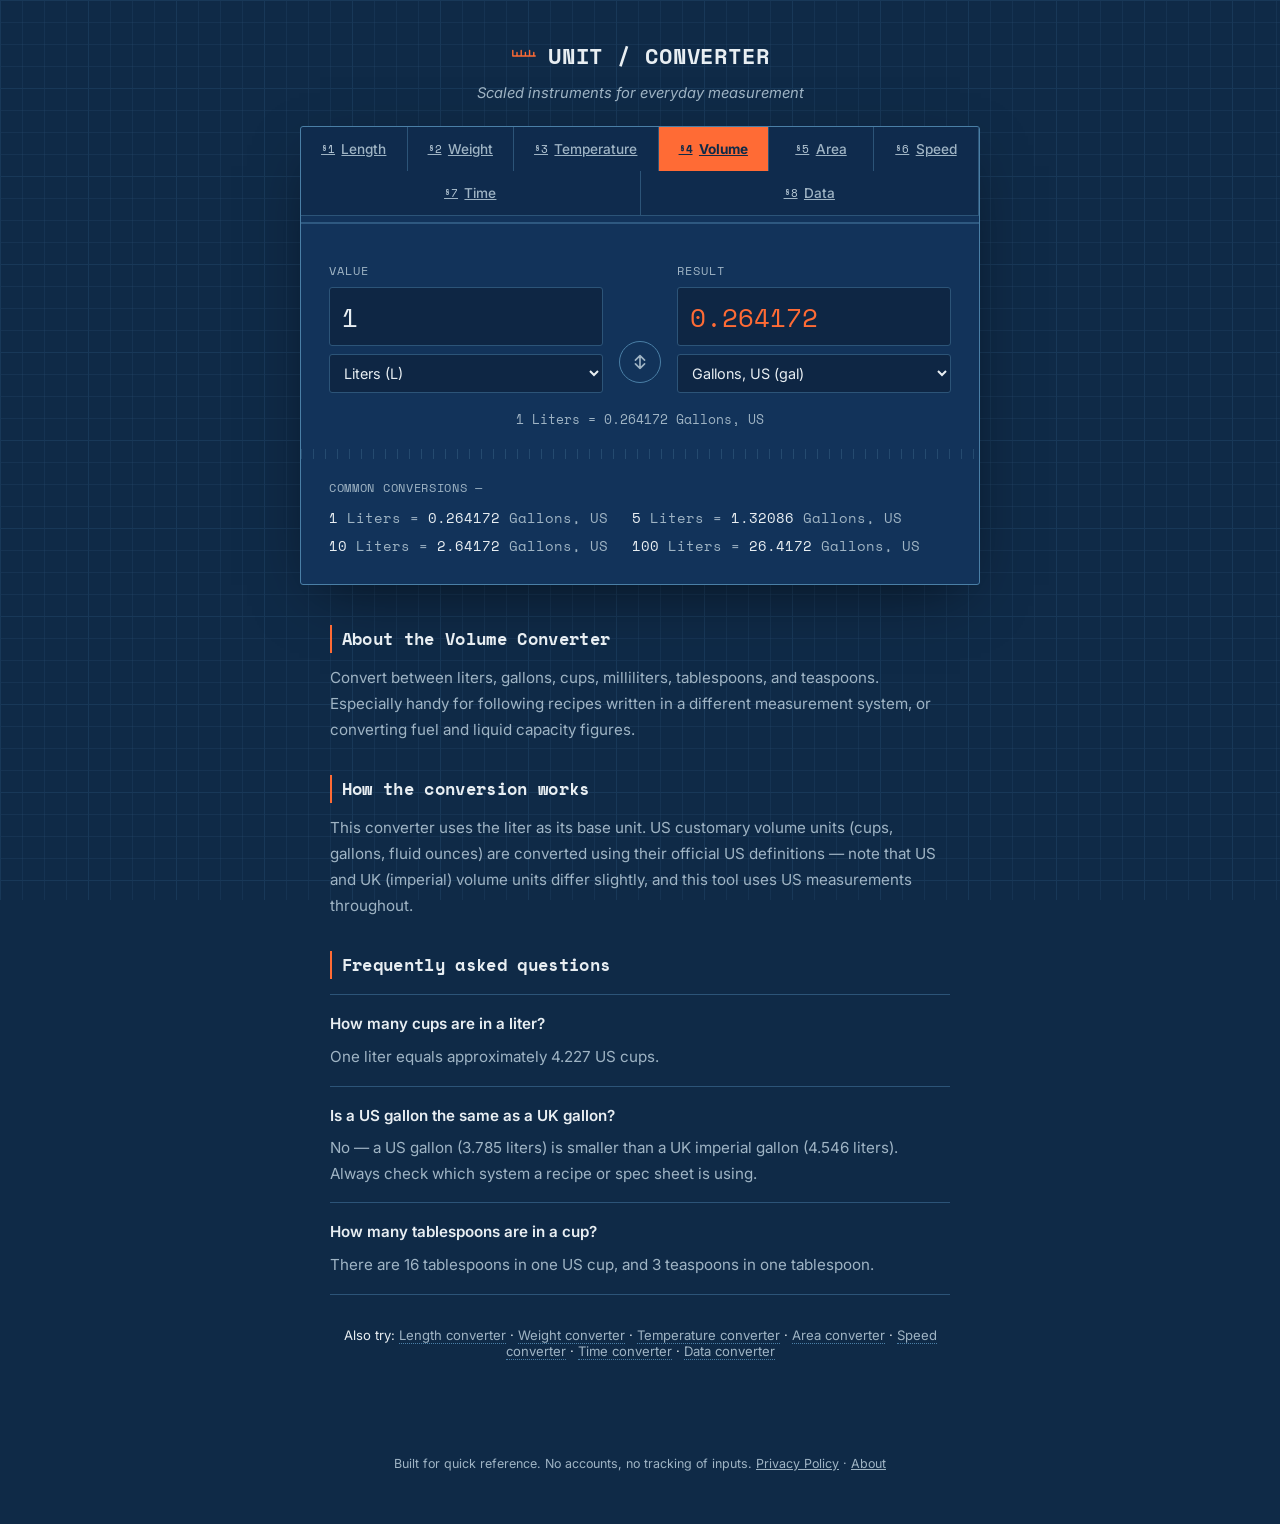
<file: volume.html>
<!DOCTYPE html>
<html lang="en">
<head>
<meta charset="UTF-8">
<meta name="viewport" content="width=device-width, initial-scale=1.0">
<title>Volume Converter — Liters, Gallons, Cups, mL</title>
<meta name="description" content="Convert volume between liters, gallons, cups, milliliters, tablespoons, and more. Free instant volume converter for cooking and everyday use.">
<link rel="preconnect" href="https://fonts.googleapis.com">
<link rel="preconnect" href="https://fonts.gstatic.com" crossorigin>
<link href="https://fonts.googleapis.com/css2?family=Space+Mono:wght@400;700&family=Inter:wght@400;500;600;700&display=swap" rel="stylesheet">
<link rel="icon" href="favicon.ico" sizes="any">
<link rel="icon" href="icon-192.png" type="image/png" sizes="192x192">
<link rel="apple-touch-icon" href="apple-touch-icon.png">
<link rel="manifest" href="site.webmanifest">
<link rel="stylesheet" href="style.css">
</head>
<body data-category="volume">

<div class="grid-backdrop" aria-hidden="true"></div>

<header class="site-header">
  <div class="header-inner">
    <a href="index.html" class="wordmark" style="text-decoration:none;">
      <span class="wordmark-icon" aria-hidden="true">
        <svg viewBox="0 0 40 40" width="28" height="28">
          <path d="M4 20 L36 20 M4 20 L4 12 M10 20 L10 15 M16 20 L16 12 M22 20 L22 15 M28 20 L28 12 M34 20 L34 15" stroke="currentColor" stroke-width="2" fill="none" stroke-linecap="round"/>
        </svg>
      </span>
      <span>UNIT&nbsp;/&nbsp;CONVERTER</span>
    </a>
    <p class="header-tagline">Scaled instruments for everyday measurement</p>
  </div>
</header>

<main>
  <section class="converter-card" aria-labelledby="converter-heading">

    <nav class="category-rail" aria-label="Measurement category">
      <a class="cat-btn" href="index.html" data-category="length">
        <span class="cat-index">§1</span> Length
      </a>
      <a class="cat-btn" href="weight.html" data-category="weight">
        <span class="cat-index">§2</span> Weight
      </a>
      <a class="cat-btn" href="temperature.html" data-category="temperature">
        <span class="cat-index">§3</span> Temperature
      </a>
      <a class="cat-btn active" href="volume.html" data-category="volume" aria-current="page">
        <span class="cat-index">§4</span> Volume
      </a>
      <a class="cat-btn" href="area.html" data-category="area">
        <span class="cat-index">§5</span> Area
      </a>
      <a class="cat-btn" href="speed.html" data-category="speed">
        <span class="cat-index">§6</span> Speed
      </a>
      <a class="cat-btn" href="time.html" data-category="time">
        <span class="cat-index">§7</span> Time
      </a>
      <a class="cat-btn" href="data.html" data-category="data">
        <span class="cat-index">§8</span> Data
      </a>
    </nav>

    <h1 id="converter-heading" class="sr-only">Volume Converter</h1>

    <div class="ruler-divider" aria-hidden="true">
      <svg width="100%" height="14" preserveAspectRatio="none">
        <line x1="0" y1="7" x2="100%" y2="7" stroke="currentColor" stroke-width="1"/>
      </svg>
    </div>

    <div class="convert-panel">
      <div class="field-block">
        <label for="from-value">Value</label>
        <input type="number" id="from-value" inputmode="decimal" value="1" autocomplete="off">
        <select id="from-unit" aria-label="Convert from unit"></select>
      </div>

      <button id="swap-btn" class="swap-btn" aria-label="Swap units" title="Swap units">
        <svg viewBox="0 0 24 24" width="22" height="22">
          <path d="M7 10 L12 5 L17 10 M12 5.5 L12 19 M17 14 L12 19 L7 14 M12 18.5 L12 5" stroke="currentColor" stroke-width="1.8" fill="none" stroke-linecap="round" stroke-linejoin="round"/>
        </svg>
      </button>

      <div class="field-block">
        <label for="to-value">Result</label>
        <input type="text" id="to-value" readonly tabindex="-1">
        <select id="to-unit" aria-label="Convert to unit"></select>
      </div>
    </div>

    <p class="conversion-note" id="conversion-note" aria-live="polite"></p>

    <div class="tick-strip" aria-hidden="true"></div>

    <div class="quick-ref" id="quick-ref">
      <span class="quick-ref-label">Common conversions —</span>
      <div class="quick-ref-list" id="quick-ref-list"></div>
    </div>

  </section>

  <section class="page-content">
    <h2>About the Volume Converter</h2>
    <p>Convert between liters, gallons, cups, milliliters, tablespoons, and teaspoons. Especially handy for following recipes written in a different measurement system, or converting fuel and liquid capacity figures.</p>
    <h2>How the conversion works</h2>
    <p>This converter uses the liter as its base unit. US customary volume units (cups, gallons, fluid ounces) are converted using their official US definitions — note that US and UK (imperial) volume units differ slightly, and this tool uses US measurements throughout.</p>
    <h2>Frequently asked questions</h2>
    <dl>
      <div class="faq-item">
        <dt>How many cups are in a liter?</dt>
        <dd>One liter equals approximately 4.227 US cups.</dd>
      </div>
      <div class="faq-item">
        <dt>Is a US gallon the same as a UK gallon?</dt>
        <dd>No — a US gallon (3.785 liters) is smaller than a UK imperial gallon (4.546 liters). Always check which system a recipe or spec sheet is using.</dd>
      </div>
      <div class="faq-item">
        <dt>How many tablespoons are in a cup?</dt>
        <dd>There are 16 tablespoons in one US cup, and 3 teaspoons in one tablespoon.</dd>
      </div>
    </dl>
  </section>

  <section class="site-nav-footer">
    <p>Also try: <a href="index.html">Length converter</a> · <a href="weight.html">Weight converter</a> · <a href="temperature.html">Temperature converter</a> · <a href="area.html">Area converter</a> · <a href="speed.html">Speed converter</a> · <a href="time.html">Time converter</a> · <a href="data.html">Data converter</a></p>
  </section>
</main>

<footer class="site-footer">
  <p>Built for quick reference. No accounts, no tracking of inputs. <a href="privacy-policy.html" style="color:inherit;">Privacy Policy</a> · <a href="about.html" style="color:inherit;">About</a></p>
</footer>

<script src="script.js"></script>
<!-- Cloudflare Web Analytics --><script defer src='https://static.cloudflareinsights.com/beacon.min.js' data-cf-beacon='{"token": "84f4fa8cfd2f42af953f7a7c15055099"}'></script><!-- End Cloudflare Web Analytics -->
</body>
</html>
</file>
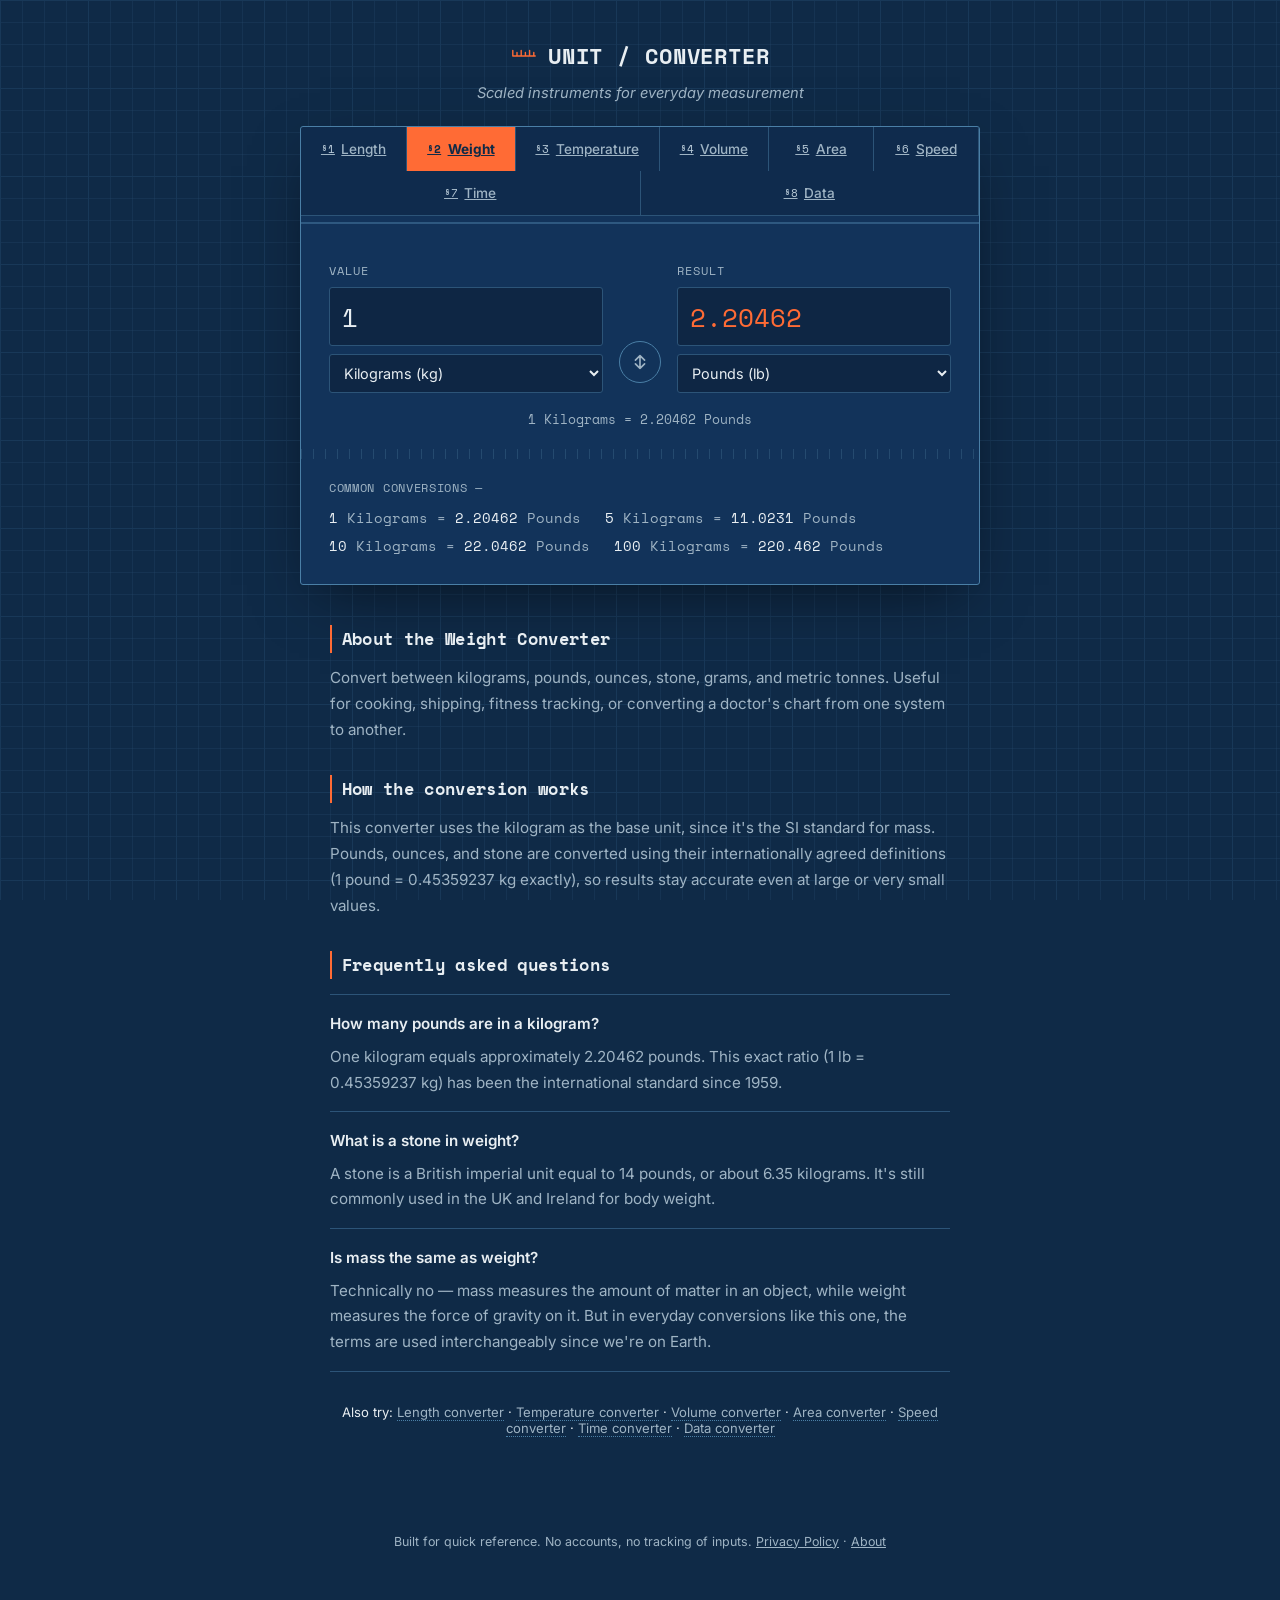
<file: weight.html>
<!DOCTYPE html>
<html lang="en">
<head>
<meta charset="UTF-8">
<meta name="viewport" content="width=device-width, initial-scale=1.0">
<title>Weight Converter — kg, lbs, oz, stone, tonnes</title>
<meta name="description" content="Convert weight and mass between kilograms, pounds, ounces, stone, grams, and metric tonnes instantly. Free, accurate, no sign-up required.">
<link rel="preconnect" href="https://fonts.googleapis.com">
<link rel="preconnect" href="https://fonts.gstatic.com" crossorigin>
<link href="https://fonts.googleapis.com/css2?family=Space+Mono:wght@400;700&family=Inter:wght@400;500;600;700&display=swap" rel="stylesheet">
<link rel="icon" href="favicon.ico" sizes="any">
<link rel="icon" href="icon-192.png" type="image/png" sizes="192x192">
<link rel="apple-touch-icon" href="apple-touch-icon.png">
<link rel="manifest" href="site.webmanifest">
<link rel="stylesheet" href="style.css">
</head>
<body data-category="weight">

<div class="grid-backdrop" aria-hidden="true"></div>

<header class="site-header">
  <div class="header-inner">
    <a href="index.html" class="wordmark" style="text-decoration:none;">
      <span class="wordmark-icon" aria-hidden="true">
        <svg viewBox="0 0 40 40" width="28" height="28">
          <path d="M4 20 L36 20 M4 20 L4 12 M10 20 L10 15 M16 20 L16 12 M22 20 L22 15 M28 20 L28 12 M34 20 L34 15" stroke="currentColor" stroke-width="2" fill="none" stroke-linecap="round"/>
        </svg>
      </span>
      <span>UNIT&nbsp;/&nbsp;CONVERTER</span>
    </a>
    <p class="header-tagline">Scaled instruments for everyday measurement</p>
  </div>
</header>

<main>
  <section class="converter-card" aria-labelledby="converter-heading">

    <nav class="category-rail" aria-label="Measurement category">
      <a class="cat-btn" href="index.html" data-category="length">
        <span class="cat-index">§1</span> Length
      </a>
      <a class="cat-btn active" href="weight.html" data-category="weight" aria-current="page">
        <span class="cat-index">§2</span> Weight
      </a>
      <a class="cat-btn" href="temperature.html" data-category="temperature">
        <span class="cat-index">§3</span> Temperature
      </a>
      <a class="cat-btn" href="volume.html" data-category="volume">
        <span class="cat-index">§4</span> Volume
      </a>
      <a class="cat-btn" href="area.html" data-category="area">
        <span class="cat-index">§5</span> Area
      </a>
      <a class="cat-btn" href="speed.html" data-category="speed">
        <span class="cat-index">§6</span> Speed
      </a>
      <a class="cat-btn" href="time.html" data-category="time">
        <span class="cat-index">§7</span> Time
      </a>
      <a class="cat-btn" href="data.html" data-category="data">
        <span class="cat-index">§8</span> Data
      </a>
    </nav>

    <h1 id="converter-heading" class="sr-only">Weight Converter</h1>

    <div class="ruler-divider" aria-hidden="true">
      <svg width="100%" height="14" preserveAspectRatio="none">
        <line x1="0" y1="7" x2="100%" y2="7" stroke="currentColor" stroke-width="1"/>
      </svg>
    </div>

    <div class="convert-panel">
      <div class="field-block">
        <label for="from-value">Value</label>
        <input type="number" id="from-value" inputmode="decimal" value="1" autocomplete="off">
        <select id="from-unit" aria-label="Convert from unit"></select>
      </div>

      <button id="swap-btn" class="swap-btn" aria-label="Swap units" title="Swap units">
        <svg viewBox="0 0 24 24" width="22" height="22">
          <path d="M7 10 L12 5 L17 10 M12 5.5 L12 19 M17 14 L12 19 L7 14 M12 18.5 L12 5" stroke="currentColor" stroke-width="1.8" fill="none" stroke-linecap="round" stroke-linejoin="round"/>
        </svg>
      </button>

      <div class="field-block">
        <label for="to-value">Result</label>
        <input type="text" id="to-value" readonly tabindex="-1">
        <select id="to-unit" aria-label="Convert to unit"></select>
      </div>
    </div>

    <p class="conversion-note" id="conversion-note" aria-live="polite"></p>

    <div class="tick-strip" aria-hidden="true"></div>

    <div class="quick-ref" id="quick-ref">
      <span class="quick-ref-label">Common conversions —</span>
      <div class="quick-ref-list" id="quick-ref-list"></div>
    </div>

  </section>

  <section class="page-content">
    <h2>About the Weight Converter</h2>
    <p>Convert between kilograms, pounds, ounces, stone, grams, and metric tonnes. Useful for cooking, shipping, fitness tracking, or converting a doctor's chart from one system to another.</p>
    <h2>How the conversion works</h2>
    <p>This converter uses the kilogram as the base unit, since it's the SI standard for mass. Pounds, ounces, and stone are converted using their internationally agreed definitions (1 pound = 0.45359237 kg exactly), so results stay accurate even at large or very small values.</p>
    <h2>Frequently asked questions</h2>
    <dl>
      <div class="faq-item">
        <dt>How many pounds are in a kilogram?</dt>
        <dd>One kilogram equals approximately 2.20462 pounds. This exact ratio (1 lb = 0.45359237 kg) has been the international standard since 1959.</dd>
      </div>
      <div class="faq-item">
        <dt>What is a stone in weight?</dt>
        <dd>A stone is a British imperial unit equal to 14 pounds, or about 6.35 kilograms. It's still commonly used in the UK and Ireland for body weight.</dd>
      </div>
      <div class="faq-item">
        <dt>Is mass the same as weight?</dt>
        <dd>Technically no — mass measures the amount of matter in an object, while weight measures the force of gravity on it. But in everyday conversions like this one, the terms are used interchangeably since we're on Earth.</dd>
      </div>
    </dl>
  </section>

  <section class="site-nav-footer">
    <p>Also try: <a href="index.html">Length converter</a> · <a href="temperature.html">Temperature converter</a> · <a href="volume.html">Volume converter</a> · <a href="area.html">Area converter</a> · <a href="speed.html">Speed converter</a> · <a href="time.html">Time converter</a> · <a href="data.html">Data converter</a></p>
  </section>
</main>

<footer class="site-footer">
  <p>Built for quick reference. No accounts, no tracking of inputs. <a href="privacy-policy.html" style="color:inherit;">Privacy Policy</a> · <a href="about.html" style="color:inherit;">About</a></p>
</footer>

<script src="script.js"></script>
<!-- Cloudflare Web Analytics --><script defer src='https://static.cloudflareinsights.com/beacon.min.js' data-cf-beacon='{"token": "84f4fa8cfd2f42af953f7a7c15055099"}'></script><!-- End Cloudflare Web Analytics -->
</body>
</html>
</file>
<file: style.css>
:root {
  --navy-deep: #0f2a47;
  --navy-panel: #12335a;
  --blue-line: #4a7fa6;
  --blue-line-dim: #2c5478;
  --accent: #ff6b35;
  --paper: #e8eef2;
  --paper-dim: #9fb4c4;
  --paper-faint: #9fb4c4;

  --font-display: 'Space Mono', 'Courier New', monospace;
  --font-body: 'Inter', -apple-system, sans-serif;

  --radius: 3px;
}

* { box-sizing: border-box; }

html { scroll-behavior: smooth; }

body {
  margin: 0;
  min-height: 100vh;
  background: var(--navy-deep);
  color: var(--paper);
  font-family: var(--font-body);
  position: relative;
  overflow-x: hidden;
}

.sr-only {
  position: absolute;
  width: 1px; height: 1px;
  padding: 0; margin: -1px;
  overflow: hidden;
  clip: rect(0,0,0,0);
  white-space: nowrap;
  border: 0;
}

/* Blueprint grid backdrop */
.grid-backdrop {
  position: fixed;
  inset: 0;
  z-index: 0;
  pointer-events: none;
  background-image:
    linear-gradient(var(--blue-line-dim) 1px, transparent 1px),
    linear-gradient(90deg, var(--blue-line-dim) 1px, transparent 1px),
    linear-gradient(rgba(74,127,166,0.35) 1px, transparent 1px),
    linear-gradient(90deg, rgba(74,127,166,0.35) 1px, transparent 1px);
  background-size: 88px 88px, 88px 88px, 22px 22px, 22px 22px;
  opacity: 0.35;
}

.site-header {
  position: relative;
  z-index: 1;
  padding: 2.5rem 1.5rem 1.5rem;
  text-align: center;
}

.header-inner {
  max-width: 720px;
  margin: 0 auto;
}

.wordmark {
  display: inline-flex;
  align-items: center;
  gap: 0.6rem;
  font-family: var(--font-display);
  font-weight: 700;
  font-size: 1.35rem;
  letter-spacing: 0.04em;
  color: var(--paper);
}

.wordmark-icon {
  color: var(--accent);
  display: inline-flex;
}

.header-tagline {
  margin: 0.6rem 0 0;
  color: var(--paper-dim);
  font-size: 0.92rem;
  font-style: italic;
}

main {
  position: relative;
  z-index: 1;
  max-width: 720px;
  margin: 0 auto;
  padding: 0 1.25rem 3rem;
}

.converter-card {
  background: var(--navy-panel);
  border: 1px solid var(--blue-line);
  border-radius: var(--radius);
  padding: 0;
  box-shadow: 0 20px 60px -20px rgba(0,0,0,0.6);
  overflow: hidden;
}

/* Category rail styled like instrument selector switches */
.category-rail {
  display: flex;
  flex-wrap: wrap;
  border-bottom: 1px solid var(--blue-line-dim);
  background: rgba(0,0,0,0.15);
}

.cat-btn {
  flex: 1 1 auto;
  min-width: 105px;
  background: transparent;
  border: none;
  border-right: 1px solid var(--blue-line-dim);
  color: var(--paper-dim);
  font-family: var(--font-body);
  font-weight: 500;
  font-size: 0.85rem;
  padding: 0.85rem 0.75rem;
  cursor: pointer;
  display: flex;
  align-items: center;
  justify-content: center;
  gap: 0.4rem;
  transition: background 0.15s ease, color 0.15s ease;
}

.cat-index {
  font-family: var(--font-display);
  font-size: 0.7rem;
  color: #b9cbd8;
}

.cat-btn:hover {
  background: rgba(74,127,166,0.15);
  color: var(--paper);
}

.cat-btn.active {
  background: var(--accent);
  color: var(--navy-deep);
  font-weight: 700;
}

.cat-btn.active .cat-index {
  color: var(--navy-deep);
  opacity: 1;
}

.cat-btn:focus-visible,
.swap-btn:focus-visible,
select:focus-visible,
input:focus-visible {
  outline: 2px solid var(--accent);
  outline-offset: 2px;
}

.ruler-divider {
  color: var(--blue-line);
  line-height: 0;
}

.convert-panel {
  display: grid;
  grid-template-columns: 1fr auto 1fr;
  align-items: end;
  gap: 1rem;
  padding: 2rem 1.75rem 1rem;
}

.field-block {
  display: flex;
  flex-direction: column;
  gap: 0.5rem;
}

.field-block label {
  font-family: var(--font-display);
  font-size: 0.72rem;
  letter-spacing: 0.08em;
  text-transform: uppercase;
  color: var(--paper-faint);
}

.field-block input {
  background: rgba(0,0,0,0.25);
  border: 1px solid var(--blue-line-dim);
  border-radius: var(--radius);
  color: var(--paper);
  font-family: var(--font-display);
  font-size: 1.6rem;
  padding: 0.6rem 0.75rem;
  width: 100%;
  transition: border-color 0.15s ease;
}

.field-block input:focus {
  border-color: var(--accent);
}

.field-block input[readonly] {
  color: var(--accent);
  cursor: default;
}

.field-block select {
  background: rgba(0,0,0,0.25);
  border: 1px solid var(--blue-line-dim);
  border-radius: var(--radius);
  color: var(--paper);
  font-family: var(--font-body);
  font-size: 0.9rem;
  padding: 0.55rem 0.6rem;
  width: 100%;
  cursor: pointer;
}

.swap-btn {
  background: transparent;
  border: 1px solid var(--blue-line);
  border-radius: 50%;
  width: 42px;
  height: 42px;
  display: flex;
  align-items: center;
  justify-content: center;
  color: var(--paper-dim);
  cursor: pointer;
  margin-bottom: 0.6rem;
  transition: transform 0.2s ease, color 0.15s ease, border-color 0.15s ease;
}

.swap-btn:hover {
  color: var(--accent);
  border-color: var(--accent);
  transform: rotate(180deg);
}

.conversion-note {
  text-align: center;
  color: var(--paper-faint);
  font-size: 0.82rem;
  font-family: var(--font-display);
  margin: 0 0 1.25rem;
  min-height: 1.2em;
}

.tick-strip {
  height: 10px;
  background-image: repeating-linear-gradient(
    90deg,
    var(--blue-line-dim),
    var(--blue-line-dim) 1px,
    transparent 1px,
    transparent 12px
  );
  opacity: 0.7;
}

.quick-ref {
  padding: 1.25rem 1.75rem 1.75rem;
}

.quick-ref-label {
  font-family: var(--font-display);
  font-size: 0.72rem;
  letter-spacing: 0.06em;
  text-transform: uppercase;
  color: var(--paper-faint);
  display: block;
  margin-bottom: 0.75rem;
}

.quick-ref-list {
  display: flex;
  flex-wrap: wrap;
  gap: 0.5rem 1.5rem;
}

.quick-ref-item {
  font-family: var(--font-display);
  font-size: 0.85rem;
  color: var(--paper-dim);
}

.quick-ref-item strong {
  color: var(--paper);
  font-weight: 400;
}

.about-blurb {
  max-width: 560px;
  margin: 2rem auto 0;
  text-align: center;
}

.about-blurb p {
  color: var(--paper-faint);
  font-size: 0.85rem;
  line-height: 1.6;
}

.site-footer {
  position: relative;
  z-index: 1;
  text-align: center;
  padding: 1.5rem 1rem 2.5rem;
  color: var(--paper-faint);
  font-size: 0.78rem;
}

@media (max-width: 560px) {
  .convert-panel {
    grid-template-columns: 1fr;
    justify-items: stretch;
  }
  .swap-btn {
    justify-self: center;
    transform: rotate(90deg);
    margin: 0.25rem 0;
  }
  .swap-btn:hover {
    transform: rotate(270deg);
  }
  .cat-btn {
    min-width: 80px;
    font-size: 0.78rem;
    padding: 0.7rem 0.4rem;
  }
}

@media (prefers-reduced-motion: reduce) {
  .swap-btn, html { transition: none; scroll-behavior: auto; }
  .swap-btn:hover { transform: none; }
}

/* SEO content block below the converter card */
.page-content {
  max-width: 620px;
  margin: 2.5rem auto 0;
  color: var(--paper-dim);
  font-size: 0.95rem;
  line-height: 1.7;
}

.page-content h2 {
  font-family: var(--font-display);
  font-size: 1.05rem;
  color: var(--paper);
  letter-spacing: 0.02em;
  margin: 2rem 0 0.75rem;
  border-left: 2px solid var(--accent);
  padding-left: 0.6rem;
}

.page-content h2:first-child {
  margin-top: 0;
}

.page-content p {
  margin: 0 0 1rem;
}

.faq-item {
  border-top: 1px solid var(--blue-line-dim);
  padding: 1rem 0;
}

.faq-item:last-child {
  border-bottom: 1px solid var(--blue-line-dim);
}

.faq-item dt {
  font-weight: 600;
  color: var(--paper);
  margin-bottom: 0.4rem;
}

.faq-item dd {
  margin: 0;
  color: var(--paper-dim);
}

.site-nav-footer {
  max-width: 620px;
  margin: 2rem auto 0;
  text-align: center;
  font-size: 0.82rem;
}

.site-nav-footer a {
  color: var(--paper-dim);
  text-decoration: none;
  border-bottom: 1px dotted var(--blue-line);
}

.site-nav-footer a:hover {
  color: var(--accent);
  border-color: var(--accent);
}
</file>
